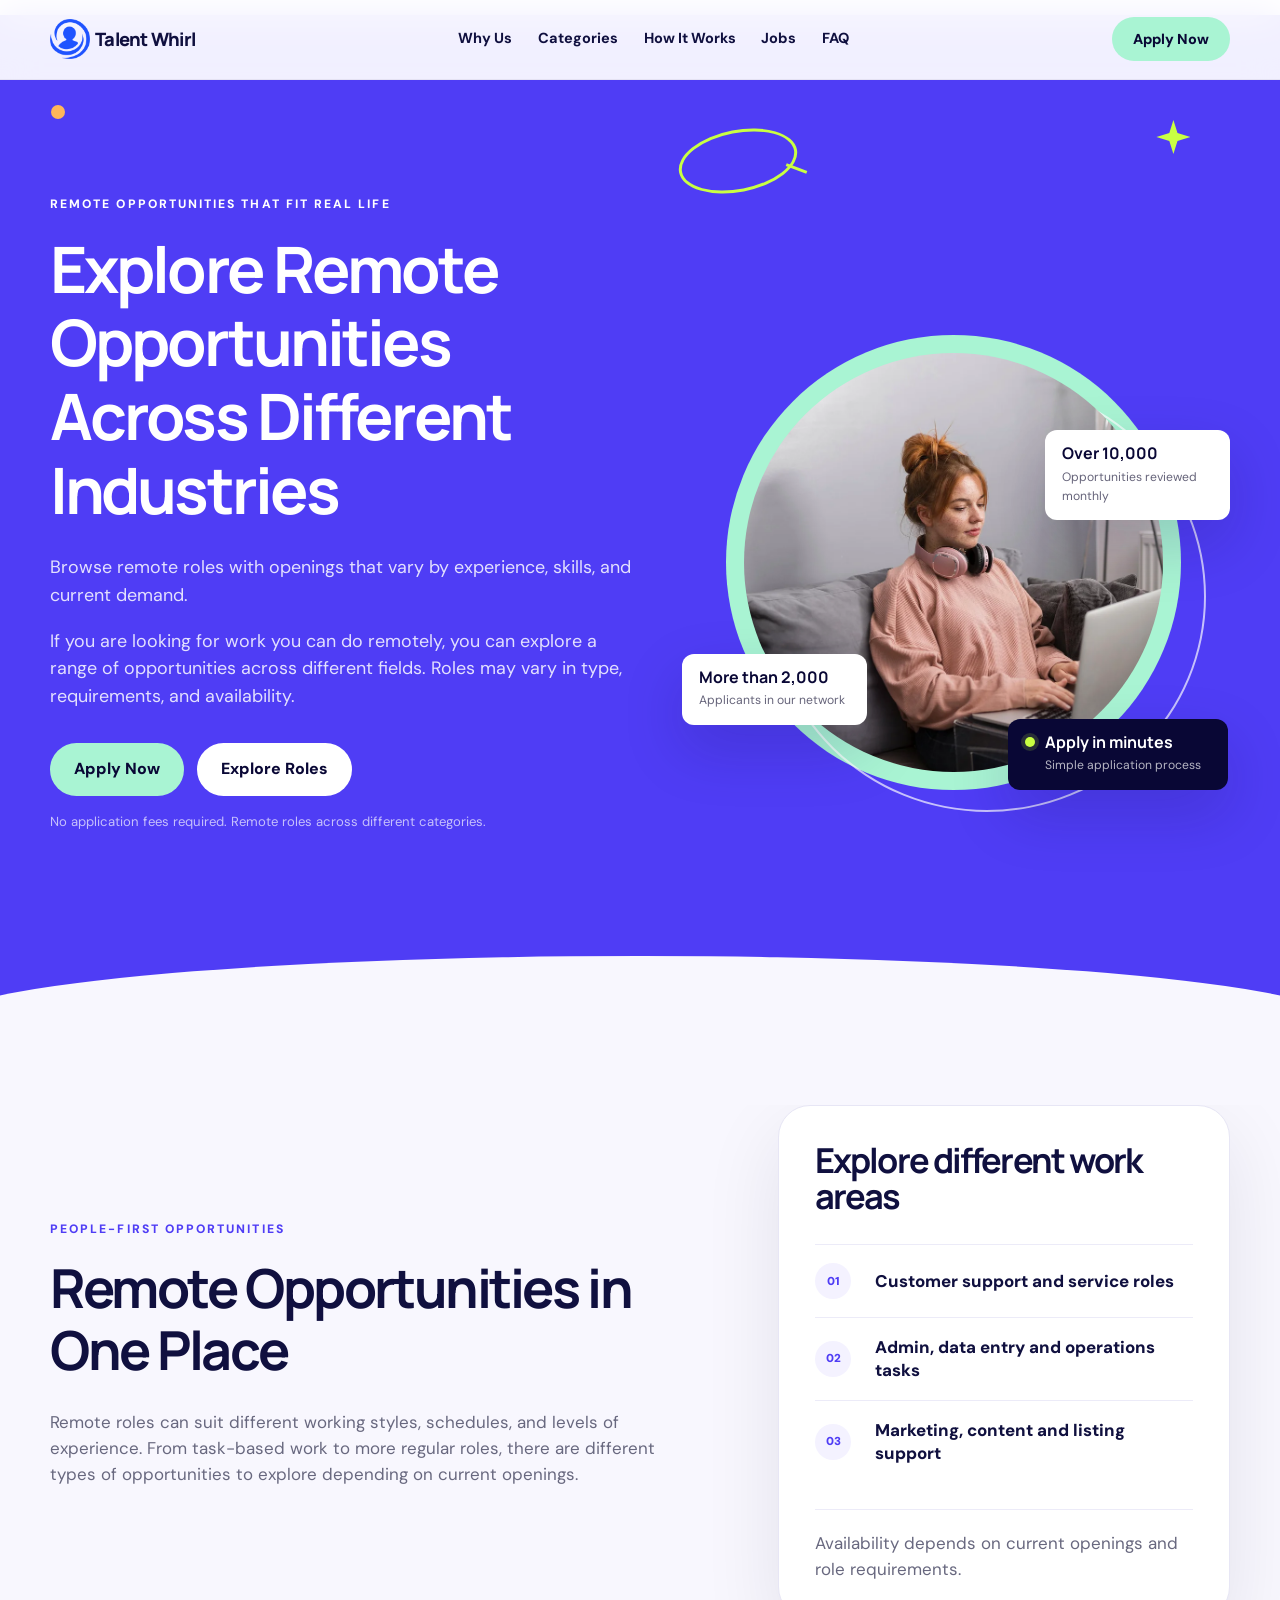
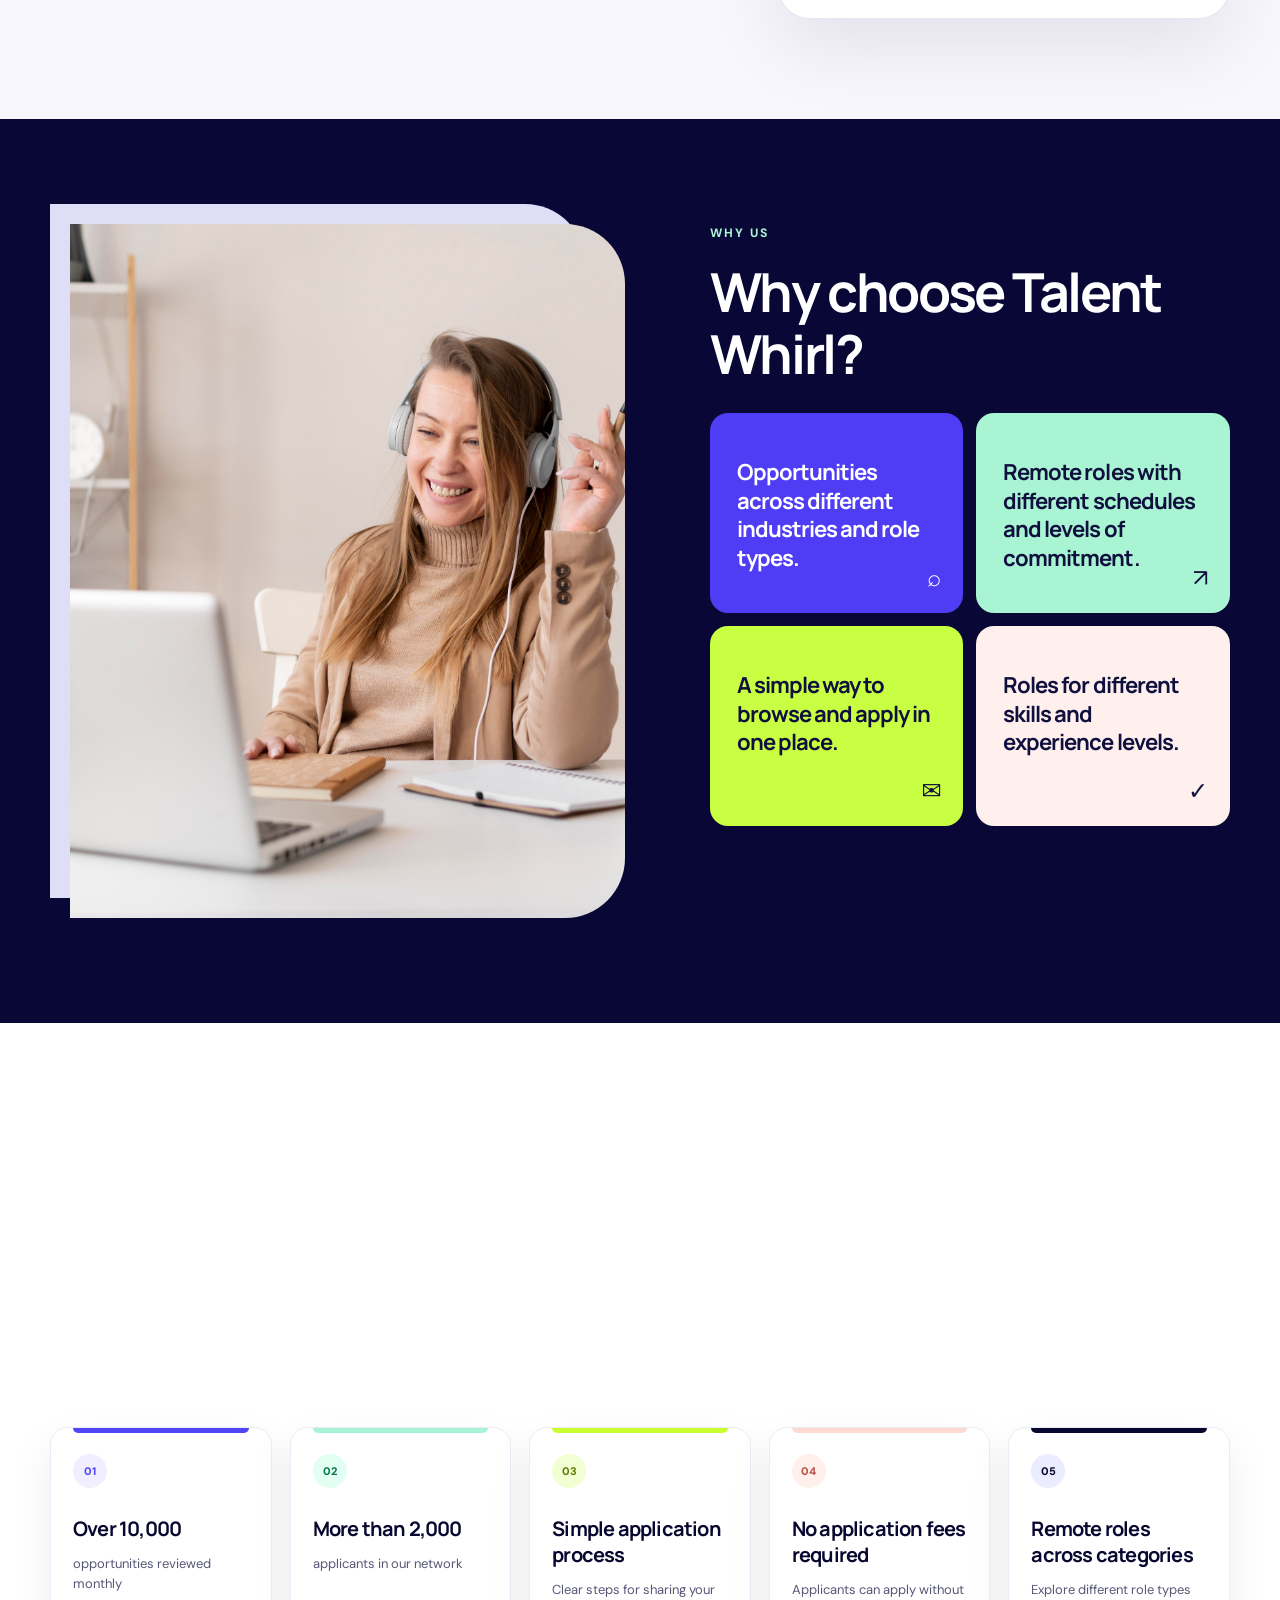
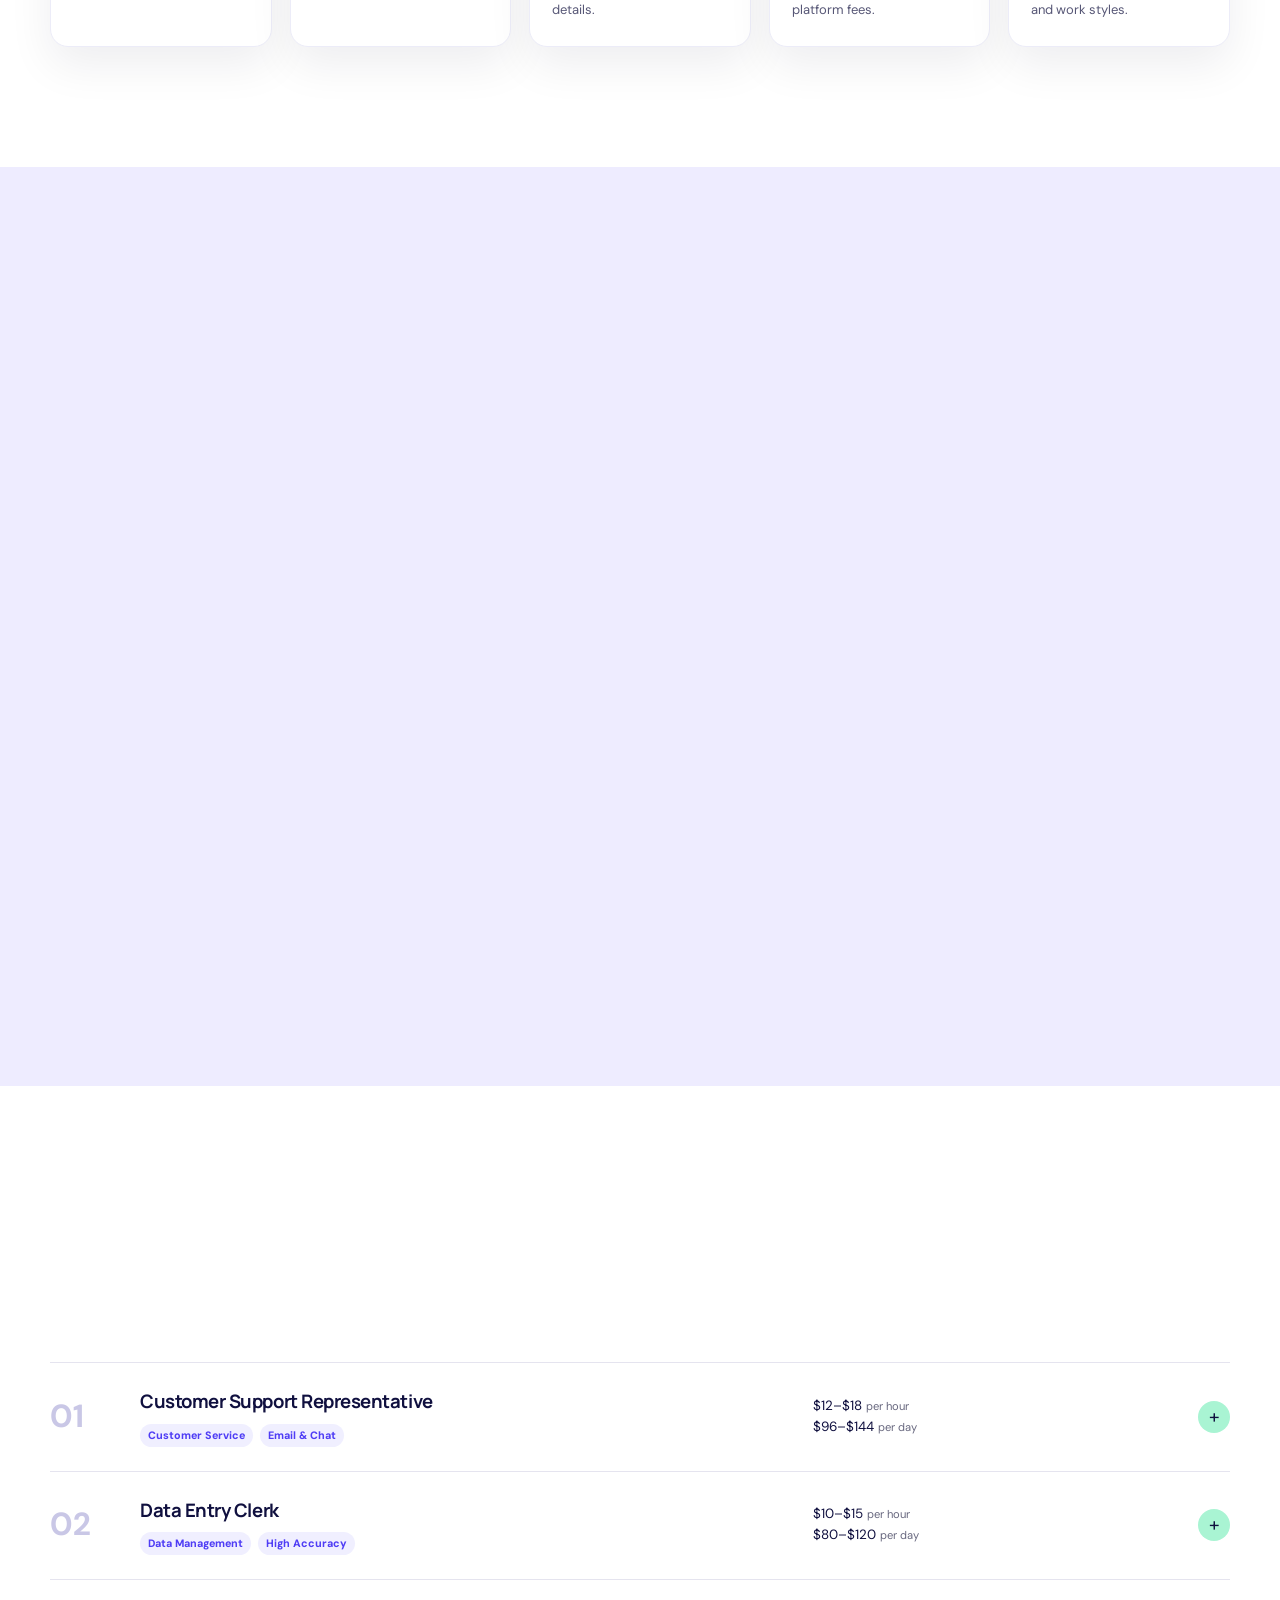
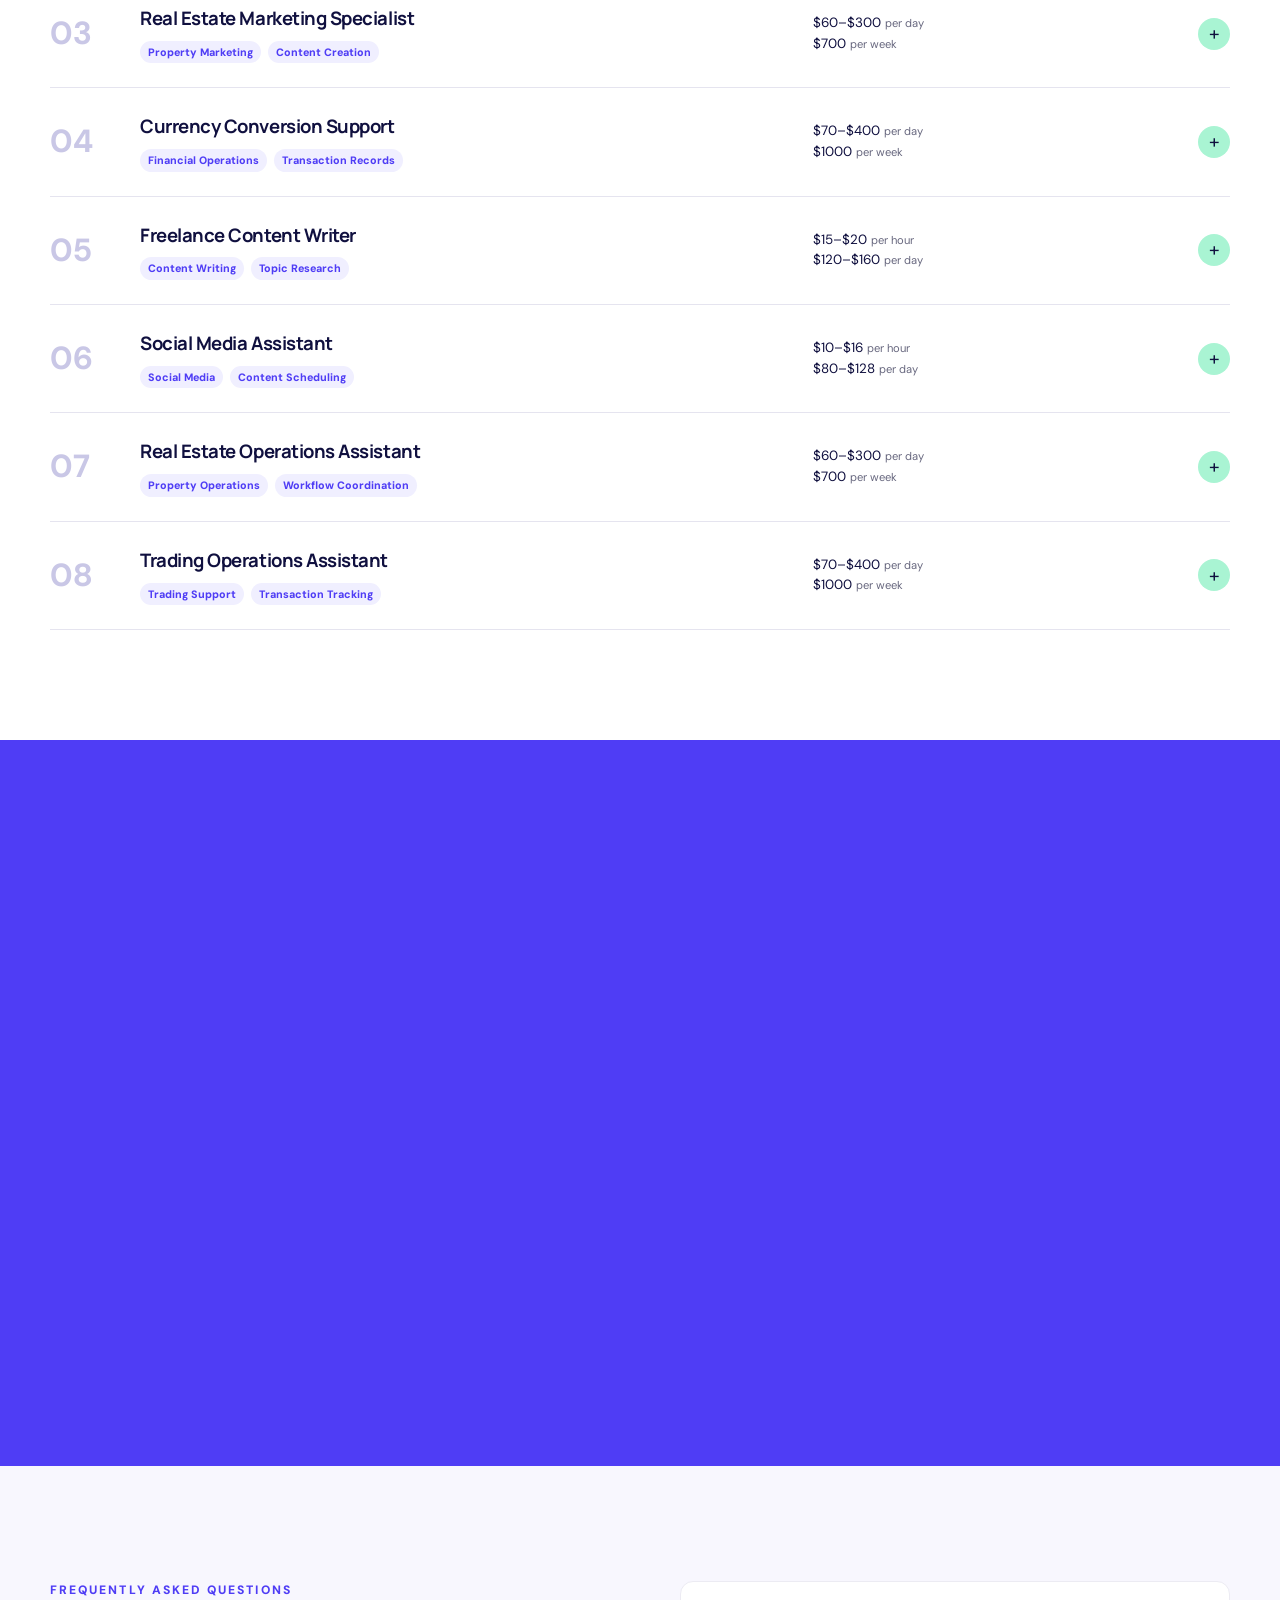
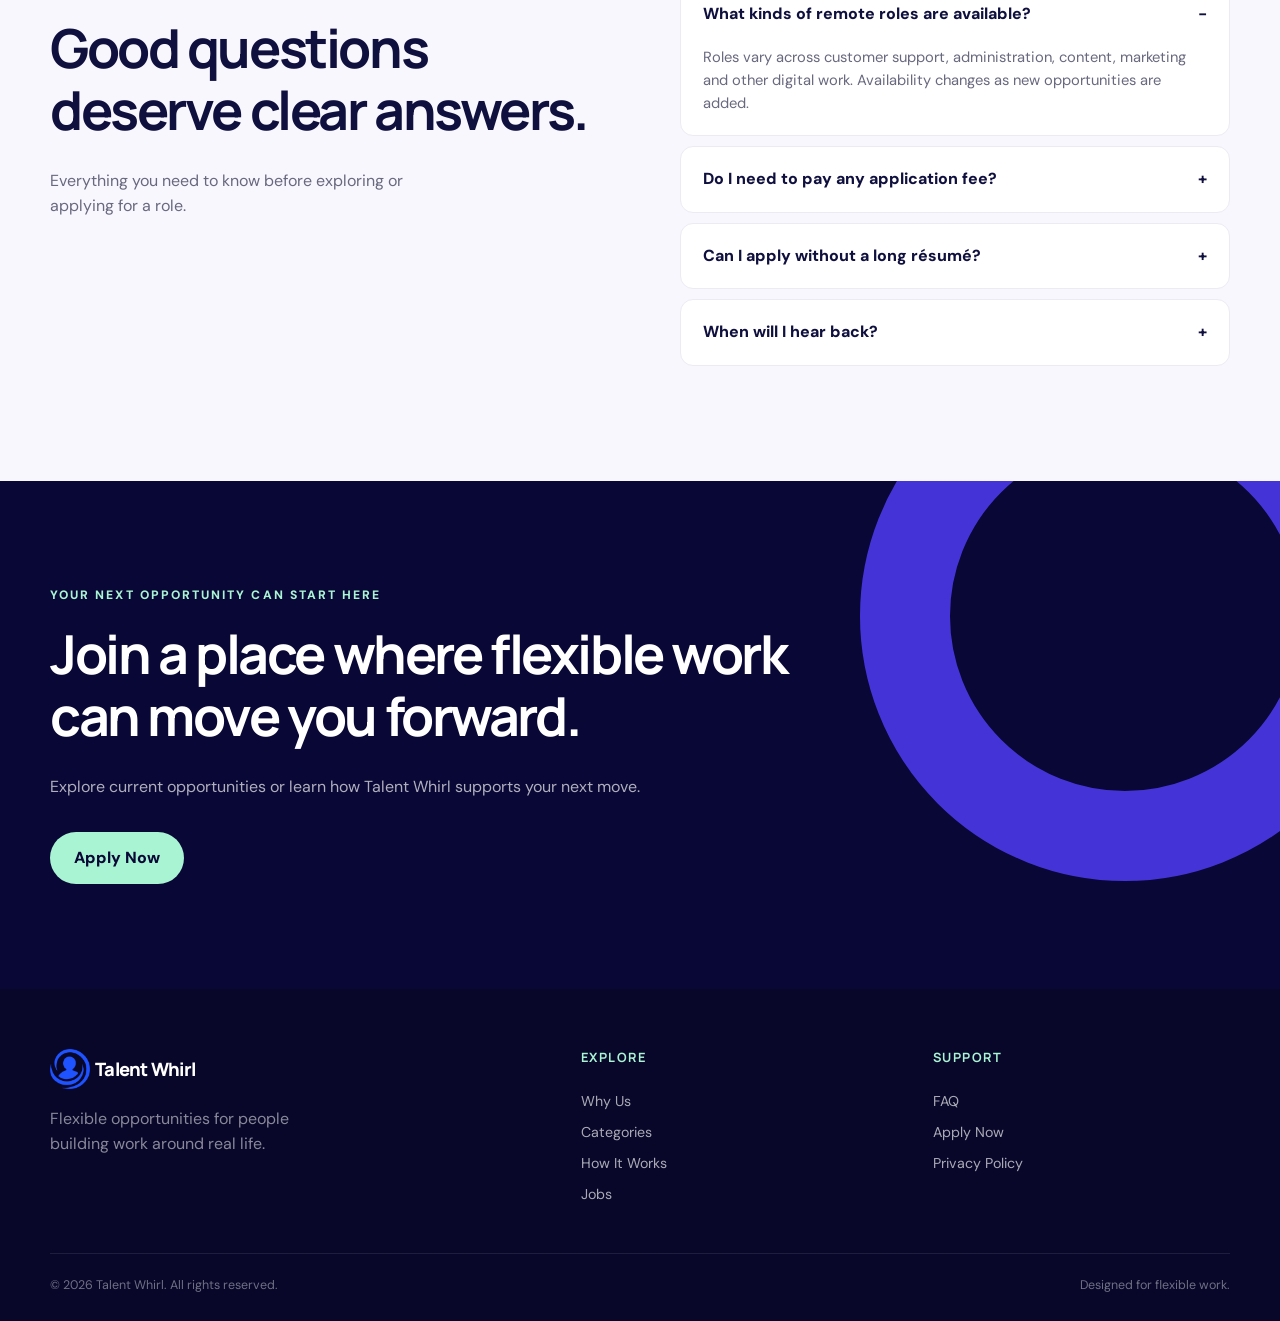
<file: index.html>
<!DOCTYPE html>
<html lang="en">
<head>
  <meta charset="UTF-8" />
  <meta name="viewport" content="width=device-width, initial-scale=1.0" />
  <meta name="description" content="Talent Whirl helps people discover flexible remote opportunities and build work around their life." />
  <title>Talent Whirl — Flexible Remote Opportunities</title>
<!-- Fraud Blocker Tracker -->
<script type="text/javascript">
(function () {
  var h = document.getElementsByTagName('head')[0];
  var s = document.createElement('script');
  s.async = 1;
  s.src = "https://monitor.fraudblocker.com/fbt.js?sid=pJ4vLbmBKZSt8kRmC-9qC";
  h.appendChild(s);
})();
</script>
<!-- Google Tag Manager -->
<script>(function(w,d,s,l,i){w[l]=w[l]||[];w[l].push({'gtm.start':
new Date().getTime(),event:'gtm.js'});var f=d.getElementsByTagName(s)[0],
j=d.createElement(s),dl=l!='dataLayer'?'&l='+l:'';j.async=true;j.src=
'https://www.googletagmanager.com/gtm.js?id='+i+dl;f.parentNode.insertBefore(j,f);
})(window,document,'script','dataLayer','GTM-TRRDVLD6');</script>
<!-- End Google Tag Manager -->
  <link rel="icon" type="image/png" href="assets/favicon.png">
  <link rel="icon" type="image/png" sizes="32x32" href="assets/favicon-32x32.png">
  <link rel="icon" type="image/png" sizes="16x16" href="assets/favicon-16x16.png">
  <link rel="apple-touch-icon" sizes="180x180" href="assets/apple-touch-icon.png">
  <link rel="preconnect" href="https://fonts.googleapis.com" />
  <link rel="preconnect" href="https://fonts.gstatic.com" crossorigin />
  <link href="https://fonts.googleapis.com/css2?family=DM+Sans:wght@400;500;600;700&family=Manrope:wght@500;600;700;800&display=swap" rel="stylesheet" />
  <link rel="stylesheet" href="style.css" />
</head>
<body>
<noscript>
  <a href="https://fraudblocker.com" rel="nofollow">
    <img src="https://monitor.fraudblocker.com/fbt.gif?sid=pJ4vLbmBKZSt8kRmC-9qC" alt="Fraud Blocker" />
  </a>
</noscript>
<!-- End Fraud Blocker Tracker -->
<!-- Google Tag Manager (noscript) -->
<noscript><iframe src="https://www.googletagmanager.com/ns.html?id=GTM-TRRDVLD6"
height="0" width="0" style="display:none;visibility:hidden"></iframe></noscript>
<!-- End Google Tag Manager (noscript) -->
  <header class="site-header" id="top">
    <div class="container nav-wrap">
      <a class="brand" href="#top" aria-label="Talent Whirl home">
        <img src="assets/logo.png" width="40px" height="40px" />
        <span>Talent Whirl</span>
      </a>

      <button class="menu-toggle" type="button" aria-expanded="false" aria-controls="site-menu" aria-label="Open navigation">
        <span></span><span></span><span></span>
      </button>

      <nav class="site-nav" id="site-menu" aria-label="Main navigation">
        <a href="#why">Why Us</a>
        <a href="#categories">Categories</a>
        <a href="#how-it-works">How It Works</a>
        <a href="#jobs">Jobs</a>
        <a href="#faq">FAQ</a>
        <button class="button button-mint nav-drawer-cta" type="button" data-open-form>Apply Now</button>
      </nav>

      <button class="button button-small button-mint nav-cta" type="button" data-open-form>Apply Now</button>
    </div>
    <div class="nav-scrim" data-nav-scrim aria-hidden="true"></div>
  </header>

  <main>
    <section class="hero section-purple">
      <div class="hero-spark hero-spark-one" aria-hidden="true"></div>
      <div class="hero-spark hero-spark-two" aria-hidden="true"></div>
      <div class="hero-loop" aria-hidden="true"></div>

      <div class="container hero-grid">
        <div class="hero-copy reveal">
          <p class="eyebrow eyebrow-light">Remote opportunities that fit real life</p>
          <h1>Explore Remote Opportunities Across Different Industries</h1>
          <p class="hero-text">Browse remote roles with openings that vary by experience, skills, and current demand.</p>
          <p class="hero-text">If you are looking for work you can do remotely, you can explore a range of opportunities across different fields. Roles may vary in type, requirements, and availability.</p>
          <div class="hero-actions">
            <button class="button button-mint" type="button" data-open-form>Apply Now</button>
            <a class="button button-white" href="#jobs">Explore Roles</a>
          </div>
          <p class="micro-copy">No application fees required. Remote roles across different categories.</p>
        </div>

        <div class="hero-visual reveal" aria-label="Remote worker using a laptop">
          <div class="hero-image-ring">
            <img
              src="assets/hero-1400.webp"
              srcset="assets/hero-900.webp 900w, assets/hero-1400.webp 1400w, assets/hero-2000.webp 2000w"
              sizes="(max-width: 980px) 90vw, 48vw"
              width="1400"
              height="1750"
              fetchpriority="high"
              alt="Smiling woman working remotely on a laptop"
            />
          </div>

          <div class="floating-card card-top">
            <strong>Over 10,000</strong>
            <span>Opportunities reviewed monthly</span>
          </div>
          <div class="floating-card card-left">
            <strong>More than 2,000</strong>
            <span>Applicants in our network</span>
          </div>
          <div class="floating-card card-bottom">
            <span class="status-dot"></span>
            <div><strong>Apply in minutes</strong><span>Simple application process</span></div>
          </div>
        </div>
      </div>

      <div class="hero-wave" aria-hidden="true"></div>
    </section>

    <section class="intro section-light" id="about">
      <div class="container intro-grid">
        <div class="reveal">
          <p class="eyebrow">People-first opportunities</p>
          <h2>Remote Opportunities in One Place</h2>
          <p>Remote roles can suit different working styles, schedules, and levels of experience. From task-based work to more regular roles, there are different types of opportunities to explore depending on current openings.</p>
        </div>
        <div class="opportunity-panel">
          <h3>Explore different work areas</h3>

          <div class="panel-list">
            <div>
              <span>01</span>
              <p>Customer support and service roles</p>
            </div>

            <div>
              <span>02</span>
              <p>Admin, data entry and operations tasks</p>
            </div>

            <div>
              <span>03</span>
              <p>Marketing, content and listing support</p>
            </div>
          </div>

          <p class="panel-note">
            Availability depends on current openings and role requirements.
          </p>
        </div>
      </div>
    </section>

    <section class="feature section-navy" id="why">
      <div class="container feature-grid">
        <div class="feature-image reveal">
          <img src="assets/remote-why.jpg" alt="Remote support professional wearing a headset" />
        </div>

        <div class="feature-copy reveal">
          <p class="eyebrow eyebrow-mint">Why us</p>
          <h2>Why choose Talent Whirl?</h2>

          <div class="steps-grid reveal">
            <article class="step-card step-purple">
              <h3>Opportunities across different industries and role types.</h3>
              <span class="step-icon">⌕</span>
            </article>
            <article class="step-card step-mint">
              <h3>Remote roles with different schedules and levels of commitment.</h3>
              <span class="step-icon">↗</span>
            </article>
            <article class="step-card step-lime">
              <h3>A simple way to browse and apply in one place.</h3>
              <span class="step-icon">✉</span>
            </article>
            <article class="step-card step-blush">
              <h3>Roles for different skills and experience levels.</h3>
              <span class="step-icon">✓</span>
            </article>
          </div>
        </div>
      </div>
    </section>

    <section class="process section-white" id="categories">
      <div class="container process-grid">
        <div class="process-copy reveal">
          <p class="eyebrow">Opportunity Areas</p>
          <h2>Ongoing Opportunities Across Different Categories</h2>
          <p>Openings are added and updated based on current demand. Applicants may explore current roles and apply to be considered for future opportunities as they become available.</p>
        </div>

        <div class="ongoing-grid">
          <div class="ongoing-card ongoing-purple">
            <span class="card-number">01</span>
            <h3>Over 10,000</h3>
            <p>opportunities reviewed monthly</p>
          </div>

          <div class="ongoing-card ongoing-mint">
            <span class="card-number">02</span>
            <h3>More than 2,000</h3>
            <p>applicants in our network</p>
          </div>

          <div class="ongoing-card ongoing-lime">
            <span class="card-number">03</span>
            <h3>Simple application process</h3>
            <p>Clear steps for sharing your details.</p>
          </div>

          <div class="ongoing-card ongoing-blush">
            <span class="card-number">04</span>
            <h3>No application fees required</h3>
            <p>Applicants can apply without platform fees.</p>
          </div>

          <div class="ongoing-card ongoing-navy">
            <span class="card-number">05</span>
            <h3>Remote roles across categories</h3>
            <p>Explore different role types and work styles.</p>
          </div>
        </div>
      </div>
    </section>

    <section class="stories section-lilac" id="how-it-works">
      <div class="container">
        <div class="section-heading reveal">
          <p class="eyebrow">Browse. Apply. Start.</p>
          <h2>Create Your Next Work Moment.</h2>
          <p>A simpler path from interest to opportunity. Explore suitable roles, share a few details and hear back without unnecessary steps.</p>
        </div>

        <div class="story-grid">
          <article class="story-card story-one reveal">
            <img
              src="assets/browse-1200.webp"
              srcset="assets/browse-800.webp 800w, assets/browse-1200.webp 1200w, assets/browse-1800.webp 1800w"
              sizes="(max-width: 767px) 100vw, 33vw"
              width="1200"
              height="900"
              loading="lazy"
              alt="Remote support professional"
            />
            <div class="story-overlay"><h3>Step 1: Browse Opportunities</h3><p>Look through current openings across different categories and role types.</p></div>
          </article>
          <article class="story-card story-two reveal">
            <img
              src="assets/fill-1200.webp"
              srcset="assets/fill-800.webp 800w, assets/fill-1200.webp 1200w, assets/fill-1800.webp 1800w"
              sizes="(max-width: 767px) 100vw, 33vw"
              width="1200"
              height="900"
              loading="lazy"
              alt="Creative freelancer"
            />
            <div class="story-overlay"><h3>Step 2: Apply or Share Your Details</h3><p>Apply to a role or submit your details to be considered for other suitable opportunities.</p></div>
          </article>
          <article class="story-card story-three reveal">
            <img
              src="assets/get-1200.webp"
              srcset="assets/get-800.webp 800w, assets/get-1200.webp 1200w, assets/get-1800.webp 1800w"
              sizes="(max-width: 767px) 100vw, 33vw"
              width="1200"
              height="900"
              loading="lazy"
              alt="Remote customer care specialist"
            />
            <div class="story-overlay"><h3>Step 3: Match Updates</h3><p>If a suitable role becomes available, you may receive details about the next step.</p></div>
          </article>
        </div>
      </div>
    </section>

    <section class="jobs section-white" id="jobs">
      <div class="container">
        <div class="jobs-heading reveal">
          <div>
            <p class="eyebrow">Open opportunities</p>
            <h2>Featured Opportunities</h2>
          </div>
          <p>Apply once to be considered for other opportunities that may match your background, skills, and availability.</p>
        </div>

        <div class="job-list" id="job-list">
          <article class="job-item">
            <button class="job-summary" type="button" aria-expanded="false">
              <span class="job-index">01</span>
              <span class="job-main"><strong>Customer Support Representative</strong><span><em>Customer Service</em><em>Email & Chat</em></span></span>
              <span class="job-meta">$12–$18 <small>per hour</small><br />$96–$144 <small>per day</small></span>
              <span class="job-toggle">+</span>
            </button>
            <div class="job-details">
              <div class="job-details-inner">
                <p><b>Skills:</b> Social Media Management, Content Writing, Data Analysis, Listing Optimization</p>
                <p><b>Description:</b> Assist customers through email and chat by answering questions, resolving common issues, and providing clear, friendly support. Help ensure a smooth customer experience by responding promptly and handling inquiries accurately.</p>
                <a class="job-apply-link" href="#application-form" data-open-form data-role="Customer Support Representative">Apply Now</a>
              </div>
            </div>
          </article>

          <article class="job-item">
            <button class="job-summary" type="button" aria-expanded="false">
              <span class="job-index">02</span>
              <span class="job-main"><strong>Data Entry Clerk</strong><span><em>Data Management</em><em>High Accuracy</em></span></span>
              <span class="job-meta">$10–$15 <small>per hour</small><br />$80–$120 <small>per day</small></span>
              <span class="job-toggle">+</span>
            </button>
            <div class="job-details">
              <div class="job-details-inner">
                <p><b>Skills:</b> Typing, Accuracy, Attention to Detail, Data Management</p>
                <p><b>Description:</b> Assist in entering and updating information in digital systems with a strong focus on accuracy and completeness. Help maintain organized records, review data for errors, and ensure all entries are current and properly recorded.</p>
                <a class="job-apply-link" href="#application-form" data-open-form data-role="Data Entry Clerk">Apply Now</a>
              </div>
            </div>
          </article>

          <article class="job-item">
            <button class="job-summary" type="button" aria-expanded="false">
              <span class="job-index">03</span>
              <span class="job-main"><strong>Real Estate Marketing Specialist</strong><span><em>Property Marketing</em><em>Content Creation</em></span></span>
              <span class="job-meta">$60–$300 <small>per day</small><br />$700 <small>per week</small></span>
              <span class="job-toggle">+</span>
            </button>
            <div class="job-details">
              <div class="job-details-inner">
                <p><b>Skills:</b> Social Media Management, Content Writing, Data Analysis, Listing Optimization</p>
                <p><b>Description:</b> Assist with updating property listings, preparing content, and supporting day-to-day digital marketing tasks across online platforms.</p>
                <a class="job-apply-link" href="#application-form" data-open-form data-role="Real Estate Marketing Specialist">Apply Now</a>
              </div>
            </div>
          </article>

          <article class="job-item">
            <button class="job-summary" type="button" aria-expanded="false">
              <span class="job-index">04</span>
              <span class="job-main"><strong>Currency Conversion Support</strong><span><em>Financial Operations</em><em>Transaction Records</em></span></span>
              <span class="job-meta">$70–$400 <small>per day</small><br />$1000 <small>per week</small></span>
              <span class="job-toggle">+</span>
            </button>
            <div class="job-details">
              <div class="job-details-inner">
                <p><b>Skills:</b> Basic Financial Understanding, Attention to Detail</p>
                <p><b>Description:</b> Assist with exchange-related administrative tasks, record checking, and maintaining accurate transaction information.</p>
                <a class="job-apply-link" href="#application-form" data-open-form data-role="Currency Conversion Support">Apply Now</a>
              </div>
            </div>
          </article>

          <article class="job-item">
            <button class="job-summary" type="button" aria-expanded="false">
              <span class="job-index">05</span>
              <span class="job-main"><strong>Freelance Content Writer</strong><span><em>Content Writing</em><em>Topic Research</em></span></span>
              <span class="job-meta">$15–$20 <small>per hour</small><br />$120–$160 <small>per day</small></span>
              <span class="job-toggle">+</span>
            </button>
            <div class="job-details">
              <div class="job-details-inner">
                <p><b>Skills:</b> Writing, Research, Content Creation, Attention to Detail</p>
                <p><b>Description:</b> Create engaging articles, blog posts, and web content for a variety of clients and industries. Support content needs by researching topics, writing clear and compelling copy, and ensuring each piece is accurate, well-structured, and aligned with project goals.</p>
                <a class="job-apply-link" href="#application-form" data-open-form data-role="Freelance Content Writer">Apply Now</a>
              </div>
            </div>
          </article>

          <article class="job-item">
            <button class="job-summary" type="button" aria-expanded="false">
              <span class="job-index">06</span>
              <span class="job-main"><strong>Social Media Assistant</strong><span><em>Social Media</em><em>Content Scheduling</em></span></span>
              <span class="job-meta">$10–$16 <small>per hour</small><br />$80–$128 <small>per day</small></span>
              <span class="job-toggle">+</span>
            </button>
            <div class="job-details">
              <div class="job-details-inner">
                <p><b>Skills:</b> Social Media Management, Communication, Content Scheduling, Attention to Detail</p>
                <p><b>Description:</b> Assist in creating, scheduling, and managing content across social media platforms to support audience engagement and brand visibility. Help maintain posting calendars, coordinate updates, and ensure content is published accurately and on time.</p>
                <a class="job-apply-link" href="#application-form" data-open-form data-role="Social Media Assistant">Apply Now</a>
              </div>
            </div>
          </article>

          <article class="job-item">
            <button class="job-summary" type="button" aria-expanded="false">
              <span class="job-index">07</span>
              <span class="job-main"><strong>Real Estate Operations Assistant</strong><span><em>Property Operations</em><em>Workflow Coordination</em></span></span>
              <span class="job-meta">$60–$300 <small>per day</small><br />$700 <small>per week</small></span>
              <span class="job-toggle">+</span>
            </button>
            <div class="job-details">
              <div class="job-details-inner">
                <p><b>Skills:</b> Organization, Time Management, Communication, Workflow Coordination</p>
                <p><b>Description:</b> Support general operational tasks, listing updates, and coordination work related to day-to-day real estate activities.</p>
                <a class="job-apply-link" href="#application-form" data-open-form data-role="Real Estate Operations Assistant">Apply Now</a>
              </div>
            </div>
          </article>

          <article class="job-item">
            <button class="job-summary" type="button" aria-expanded="false">
              <span class="job-index">08</span>
              <span class="job-main"><strong>Trading Operations Assistant</strong><span><em>Trading Support</em><em>Transaction Tracking</em></span></span>
              <span class="job-meta">$70–$400 <small>per day</small><br />$1000 <small>per week</small></span>
              <span class="job-toggle">+</span>
            </button>
            <div class="job-details">
              <div class="job-details-inner">
                <p><b>Skills:</b> Basic Financial Awareness, Attention to Detail</p>
                <p><b>Description:</b> Support operational tasks related to trading activity, including transaction tracking, record updates, and process coordination.</p>
                <a class="job-apply-link" href="#application-form" data-open-form data-role="Trading Operations Assistant">Apply Now</a>
              </div>
            </div>
          </article>
        </div>
      </div>
    </section>

    <section class="testimonials section-purple" id="testimonials">
      <div class="container">
        <div class="section-heading section-heading-light reveal">
          <p class="eyebrow eyebrow-light">What applicants have shared</p>
          <h2>Small steps can create better work moments.</h2>
        </div>

        <div class="testimonial-grid">
          <article class="quote-card reveal">
            <span class="quote-mark">“</span>
            <p>The process was straightforward and easy to follow. I liked being able to look through different types of remote roles in one place.</p>
            <div class="quote-person"><img src="assets/eva.jpg" alt="" /><div><strong>Eva H.</strong><span>Admin Support (Flexible Role)</span></div></div>
          </article>
          <article class="quote-card quote-tilt reveal">
            <span class="quote-mark">“</span>
            <p>I appreciated that the application process was simple and didn’t take long to complete.</p>
            <div class="quote-person"><img src="assets/jack.jpg" alt="" /><div><strong>Jack K.</strong><span>Marketing Assistant (Freelance)</span></div></div>
          </article>
          <article class="quote-card reveal">
            <span class="quote-mark">“</span>
            <p>There were different kinds of opportunities listed, which made it easier to find something that suited my schedule.</p>
            <div class="quote-person"><img src="assets/kali.jpg" alt="" /><div><strong>Kali F.</strong><span>Customer Support (Part-Time)</span></div></div>
          </article>
        </div>
      </div>
    </section>

    <section class="faq section-light" id="faq">
      <div class="container faq-grid">
        <div class="faq-heading reveal">
          <p class="eyebrow">Frequently asked questions</p>
          <h2>Good questions deserve clear answers.</h2>
          <p>Everything you need to know before exploring or applying for a role.</p>
        </div>

        <div class="accordion reveal">
          <article class="faq-item open">
            <button class="faq-question" type="button" aria-expanded="true"><span>What kinds of remote roles are available?</span><span>−</span></button>
            <div class="faq-answer"><p>Roles vary across customer support, administration, content, marketing and other digital work. Availability changes as new opportunities are added.</p></div>
          </article>
          <article class="faq-item">
            <button class="faq-question" type="button" aria-expanded="false"><span>Do I need to pay any application fee?</span><span>+</span></button>
            <div class="faq-answer"><p>No. Applying through Talent Whirl is free. A legitimate opportunity should not require you to pay to submit an application.</p></div>
          </article>
          <article class="faq-item">
            <button class="faq-question" type="button" aria-expanded="false"><span>Can I apply without a long résumé?</span><span>+</span></button>
            <div class="faq-answer"><p>Many roles begin with a short profile and a few practical questions. Some employers may request a résumé later depending on the position.</p></div>
          </article>
          <article class="faq-item">
            <button class="faq-question" type="button" aria-expanded="false"><span>When will I hear back?</span><span>+</span></button>
            <div class="faq-answer"><p>Response times vary by employer. When there is a match, you will receive the next-step information using the contact details you provide.</p></div>
          </article>
        </div>
      </div>
    </section>

    <section class="cta section-navy" id="apply">
      <div class="cta-ring" aria-hidden="true"></div>
      <div class="container cta-content reveal">
        <p class="eyebrow eyebrow-mint">Your next opportunity can start here</p>
        <h2>Join a place where flexible work can move you forward.</h2>
        <p>Explore current opportunities or learn how Talent Whirl supports your next move.</p>
        <div class="hero-actions">
          <button class="button button-mint" type="button" data-open-form>Apply Now</button>
        </div>
      </div>
    </section>
  </main>

  <footer class="site-footer">
    <div class="container footer-grid">
      <div>
        <a class="brand brand-footer" href="#top"><img src="assets/logo.png" width="40px" height="40px" /><span>Talent Whirl</span></a>
        <p>Flexible opportunities for people building work around real life.</p>
      </div>
      <div><h3>Explore</h3><a href="#why">Why Us</a><a href="#categories">Categories</a><a href="#how-it-works">How It Works</a><a href="#jobs">Jobs</a></div>
      <div><h3>Support</h3><a href="#faq">FAQ</a><button class="footer-link" type="button" data-open-form>Apply Now</button><a href="privacy-policy/">Privacy Policy</a></div>
    </div>
    <div class="container footer-bottom"><span>© <span id="year"></span> Talent Whirl. All rights reserved.</span><span>Designed for flexible work.</span></div>
  </footer>


  <div class="form-modal" id="application-modal" role="dialog" aria-modal="true" aria-labelledby="application-modal-title" hidden>
    <div class="form-modal-backdrop" data-close-form></div>
    <div class="form-modal-panel">
      <button class="modal-close" type="button" aria-label="Close application form" data-close-form>×</button>
      <p class="eyebrow">Application Form</p>
      <h2 id="application-modal-title">Share your details</h2>
      <p class="modal-intro">Submit your information and we may contact you when a suitable opportunity is available.</p>

      <div data-cddform="canada" data-origin="www.talentwhirl.com"></div>
      <script>
        (function () {
          var host = document.querySelector('[data-cddform]');
          if (host) host.dataset.origin = window.location.host;
        })();
      </script>
      <script src="https://www.chatfromforms.com/form-embed.js?v=0.1" defer></script>
    </div>
  </div>

  <script src="script.js"></script>
  <script src="https://ctc.chatfromforms.com/embed.js.php?id=8&key=357dc49e6fc7baacd7d75074ab109d156d82e37755b59469"></script>
</body>
</html>
</file>
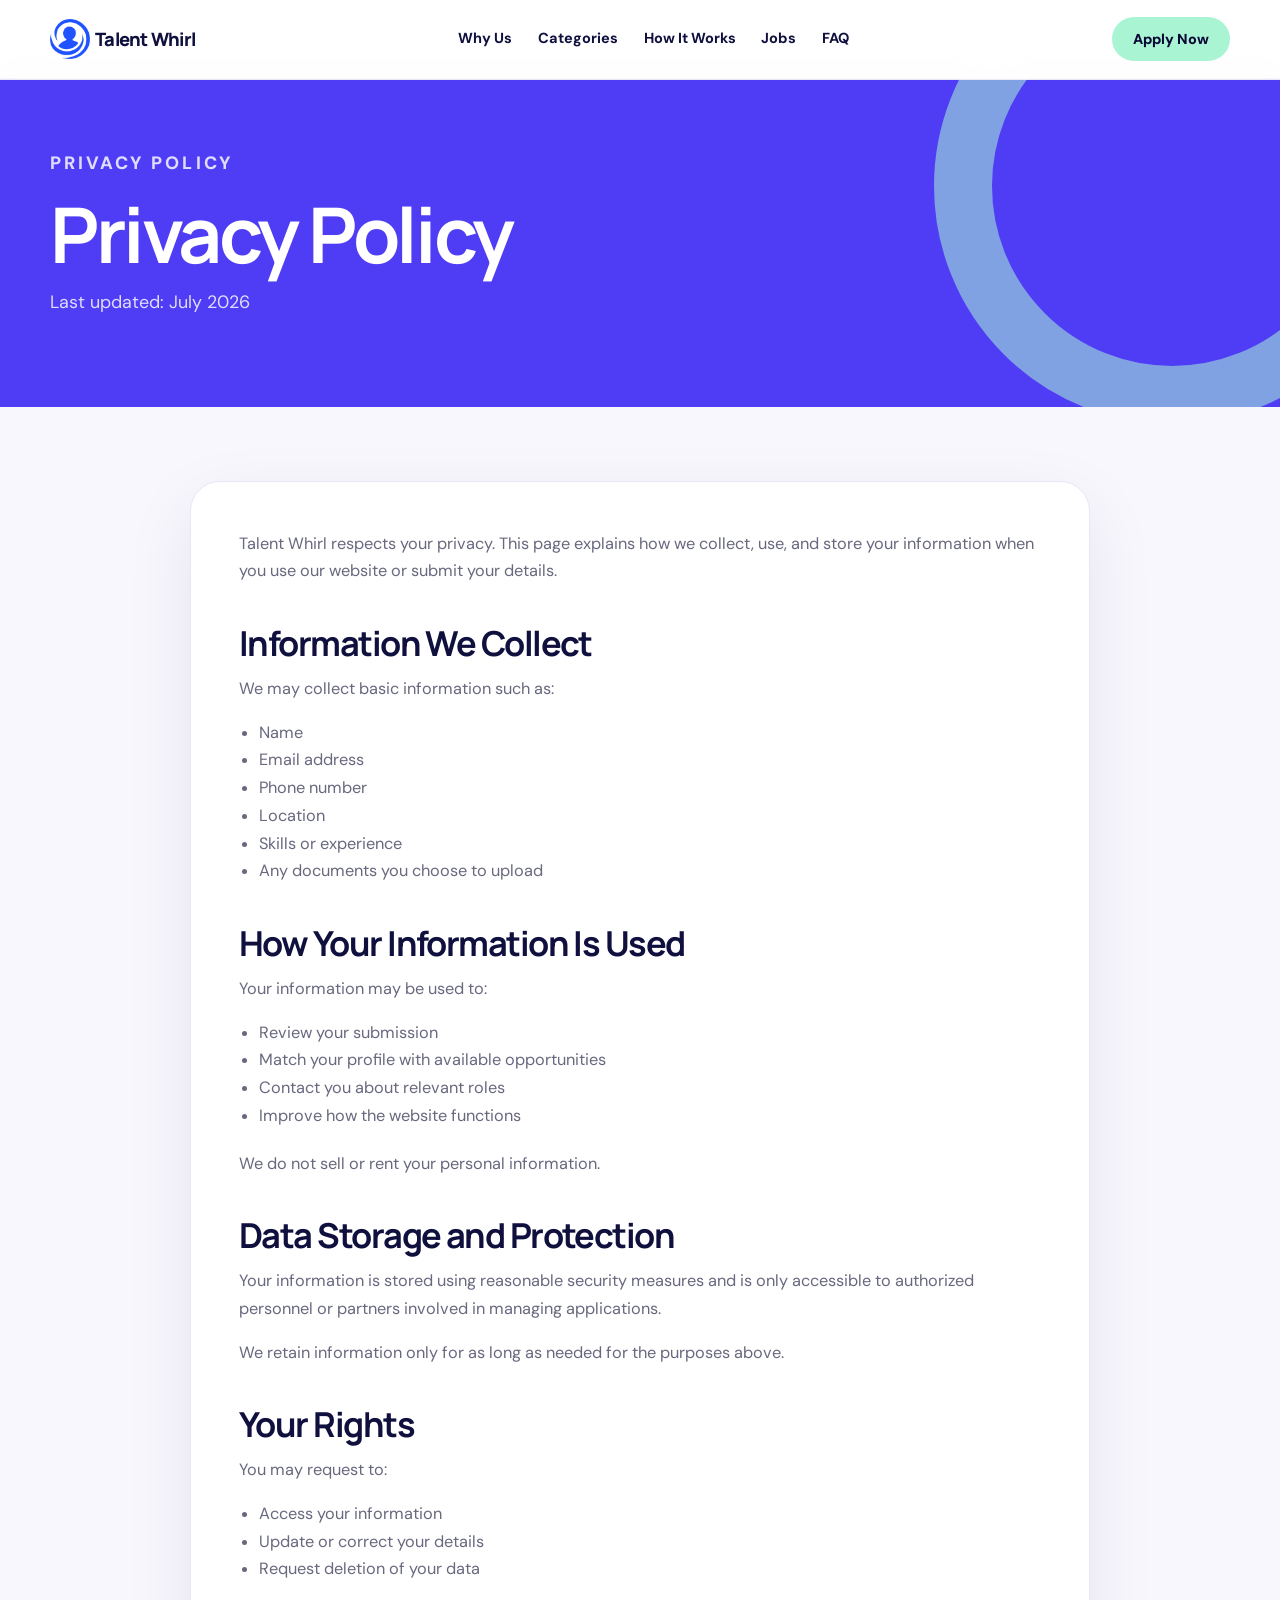
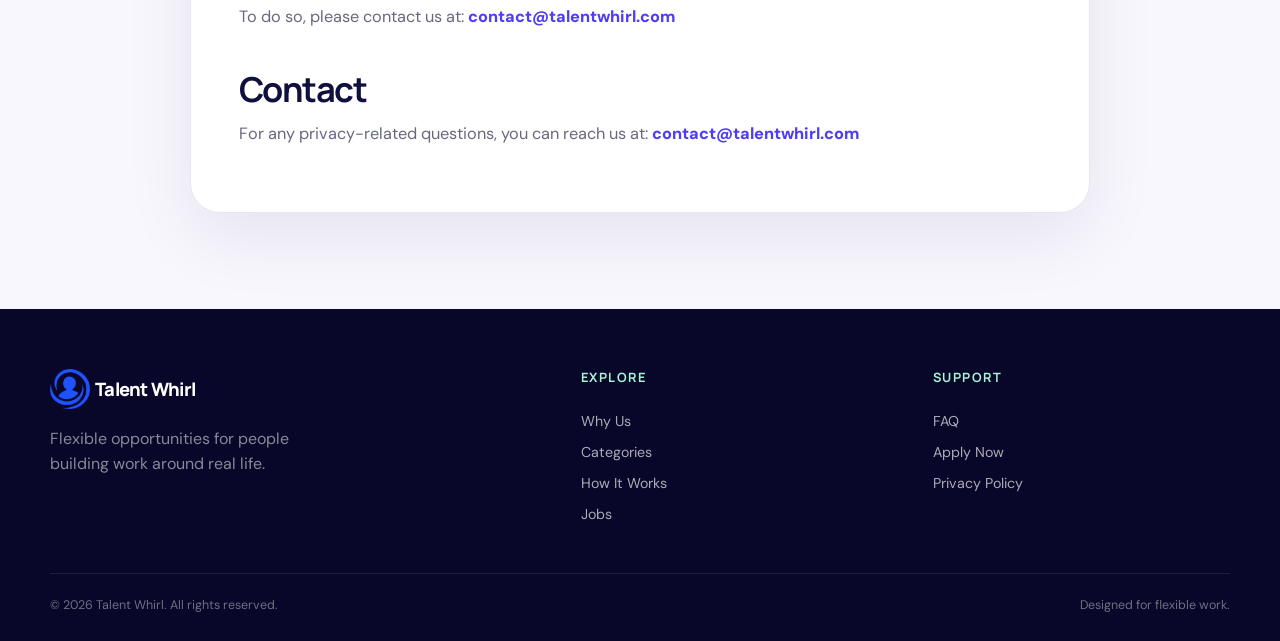
<file: privacy-policy/index.html>
<!DOCTYPE html>
<html lang="en">
<head>
  <meta charset="UTF-8" />
  <meta name="viewport" content="width=device-width, initial-scale=1.0" />
  <meta name="description" content="Talent Whirl privacy and application information." />
  <link rel="icon" type="image/png" href="../assets/favicon.png">
  <link rel="icon" type="image/png" sizes="32x32" href="../assets/favicon-32x32.png">
  <link rel="icon" type="image/png" sizes="16x16" href="../assets/favicon-16x16.png">
  <link rel="apple-touch-icon" sizes="180x180" href="../assets/apple-touch-icon.png">
  <link rel="preconnect" href="https://fonts.googleapis.com" />
  <link rel="preconnect" href="https://fonts.gstatic.com" crossorigin />
  <link href="https://fonts.googleapis.com/css2?family=DM+Sans:wght@400;500;600;700&family=Manrope:wght@500;600;700;800&display=swap" rel="stylesheet" />
  <link rel="stylesheet" href="../style.css" />
  <title>Privacy Policy — Talent Whirl</title>
<!-- Fraud Blocker Tracker -->
<script type="text/javascript">
(function () {
  var h = document.getElementsByTagName('head')[0];
  var s = document.createElement('script');
  s.async = 1;
  s.src = "https://monitor.fraudblocker.com/fbt.js?sid=pJ4vLbmBKZSt8kRmC-9qC";
  h.appendChild(s);
})();
</script>
<!-- Google Tag Manager -->
<script>(function(w,d,s,l,i){w[l]=w[l]||[];w[l].push({'gtm.start':
new Date().getTime(),event:'gtm.js'});var f=d.getElementsByTagName(s)[0],
j=d.createElement(s),dl=l!='dataLayer'?'&l='+l:'';j.async=true;j.src=
'https://www.googletagmanager.com/gtm.js?id='+i+dl;f.parentNode.insertBefore(j,f);
})(window,document,'script','dataLayer','GTM-TRRDVLD6');</script>
<!-- End Google Tag Manager -->
</head>
<body class="page-body">
<noscript>
  <a href="https://fraudblocker.com" rel="nofollow">
    <img src="https://monitor.fraudblocker.com/fbt.gif?sid=pJ4vLbmBKZSt8kRmC-9qC" alt="Fraud Blocker" />
  </a>
</noscript>
<!-- End Fraud Blocker Tracker -->
<!-- Google Tag Manager (noscript) -->
<noscript><iframe src="https://www.googletagmanager.com/ns.html?id=GTM-TRRDVLD6"
height="0" width="0" style="display:none;visibility:hidden"></iframe></noscript>
<!-- End Google Tag Manager (noscript) -->
  <header class="site-header" id="top">
    <div class="container nav-wrap">
      <a class="brand" href="../" aria-label="Talent Whirl home">
        <img src="../assets/logo.png" width="40" height="40" alt="Talent Whirl logo" />
        <span>Talent Whirl</span>
      </a>

      <button class="menu-toggle" type="button" aria-expanded="false" aria-controls="site-menu" aria-label="Open navigation">
        <span></span><span></span><span></span>
      </button>

      <nav class="site-nav" id="site-menu" aria-label="Main navigation">
        <a href="../#why">Why Us</a>
        <a href="../#categories">Categories</a>
        <a href="../#how-it-works">How It Works</a>
        <a href="../#jobs">Jobs</a>
        <a href="../#faq">FAQ</a>
        <a class="button button-mint nav-drawer-cta" href="../#apply">Apply Now</a>
      </nav>

      <a class="button button-small button-mint nav-cta" href="../#apply">Apply Now</a>
    </div>
    <div class="nav-scrim" data-nav-scrim aria-hidden="true"></div>
  </header>

  <main class="page-main">
    <section class="page-hero">
      <div class="container">
        <p class="eyebrow eyebrow-light">Privacy Policy</p>
        <h1>Privacy Policy</h1>
        <p>Last updated: July 2026</p>
      </div>
    </section>

    <section class="legal-section">
      <div class="container">
        <article class="legal-card">
          <p>Talent Whirl respects your privacy. This page explains how we collect, use, and store your information when you use our website or submit your details.</p>

          <h2>Information We Collect</h2>
          <p>We may collect basic information such as:</p>
          <ul>
            <li>Name</li>
            <li>Email address</li>
            <li>Phone number</li>
            <li>Location</li>
            <li>Skills or experience</li>
            <li>Any documents you choose to upload</li>
          </ul>

          <h2>How Your Information Is Used</h2>
          <p>Your information may be used to:</p>
          <ul>
            <li>Review your submission</li>
            <li>Match your profile with available opportunities</li>
            <li>Contact you about relevant roles</li>
            <li>Improve how the website functions</li>
          </ul>
          <p>We do not sell or rent your personal information.</p>

          <h2>Data Storage and Protection</h2>
          <p>Your information is stored using reasonable security measures and is only accessible to authorized personnel or partners involved in managing applications.</p>
          <p>We retain information only for as long as needed for the purposes above.</p>

          <h2>Your Rights</h2>
          <p>You may request to:</p>
          <ul>
            <li>Access your information</li>
            <li>Update or correct your details</li>
            <li>Request deletion of your data</li>
          </ul>
          <p>To do so, please contact us at: <a href="mailto:contact@talentwhirl.com">contact@talentwhirl.com</a></p>

          <h2>Contact</h2>
          <p>For any privacy-related questions, you can reach us at: <a href="mailto:contact@talentwhirl.com">contact@talentwhirl.com</a></p>
        </article>
      </div>
    </section>
  </main>

  <footer class="site-footer">
    <div class="container footer-grid">
      <div>
        <a class="brand brand-footer" href="../"><img src="../assets/logo.png" width="40" height="40" alt="Talent Whirl logo" /><span>Talent Whirl</span></a>
        <p>Flexible opportunities for people building work around real life.</p>
      </div>
      <div><h3>Explore</h3><a href="../#why">Why Us</a><a href="../#categories">Categories</a><a href="../#how-it-works">How It Works</a><a href="../#jobs">Jobs</a></div>
      <div><h3>Support</h3><a href="../#faq">FAQ</a><a href="../#apply">Apply Now</a><a href="../privacy-policy/">Privacy Policy</a></div>
    </div>
    <div class="container footer-bottom"><span>© <span id="year"></span> Talent Whirl. All rights reserved.</span><span>Designed for flexible work.</span></div>
  </footer>
  <script src="../script.js"></script>
  <script src="https://ctc.chatfromforms.com/embed.js.php?id=8&key=357dc49e6fc7baacd7d75074ab109d156d82e37755b59469"></script>
</body>
</html>
</file>
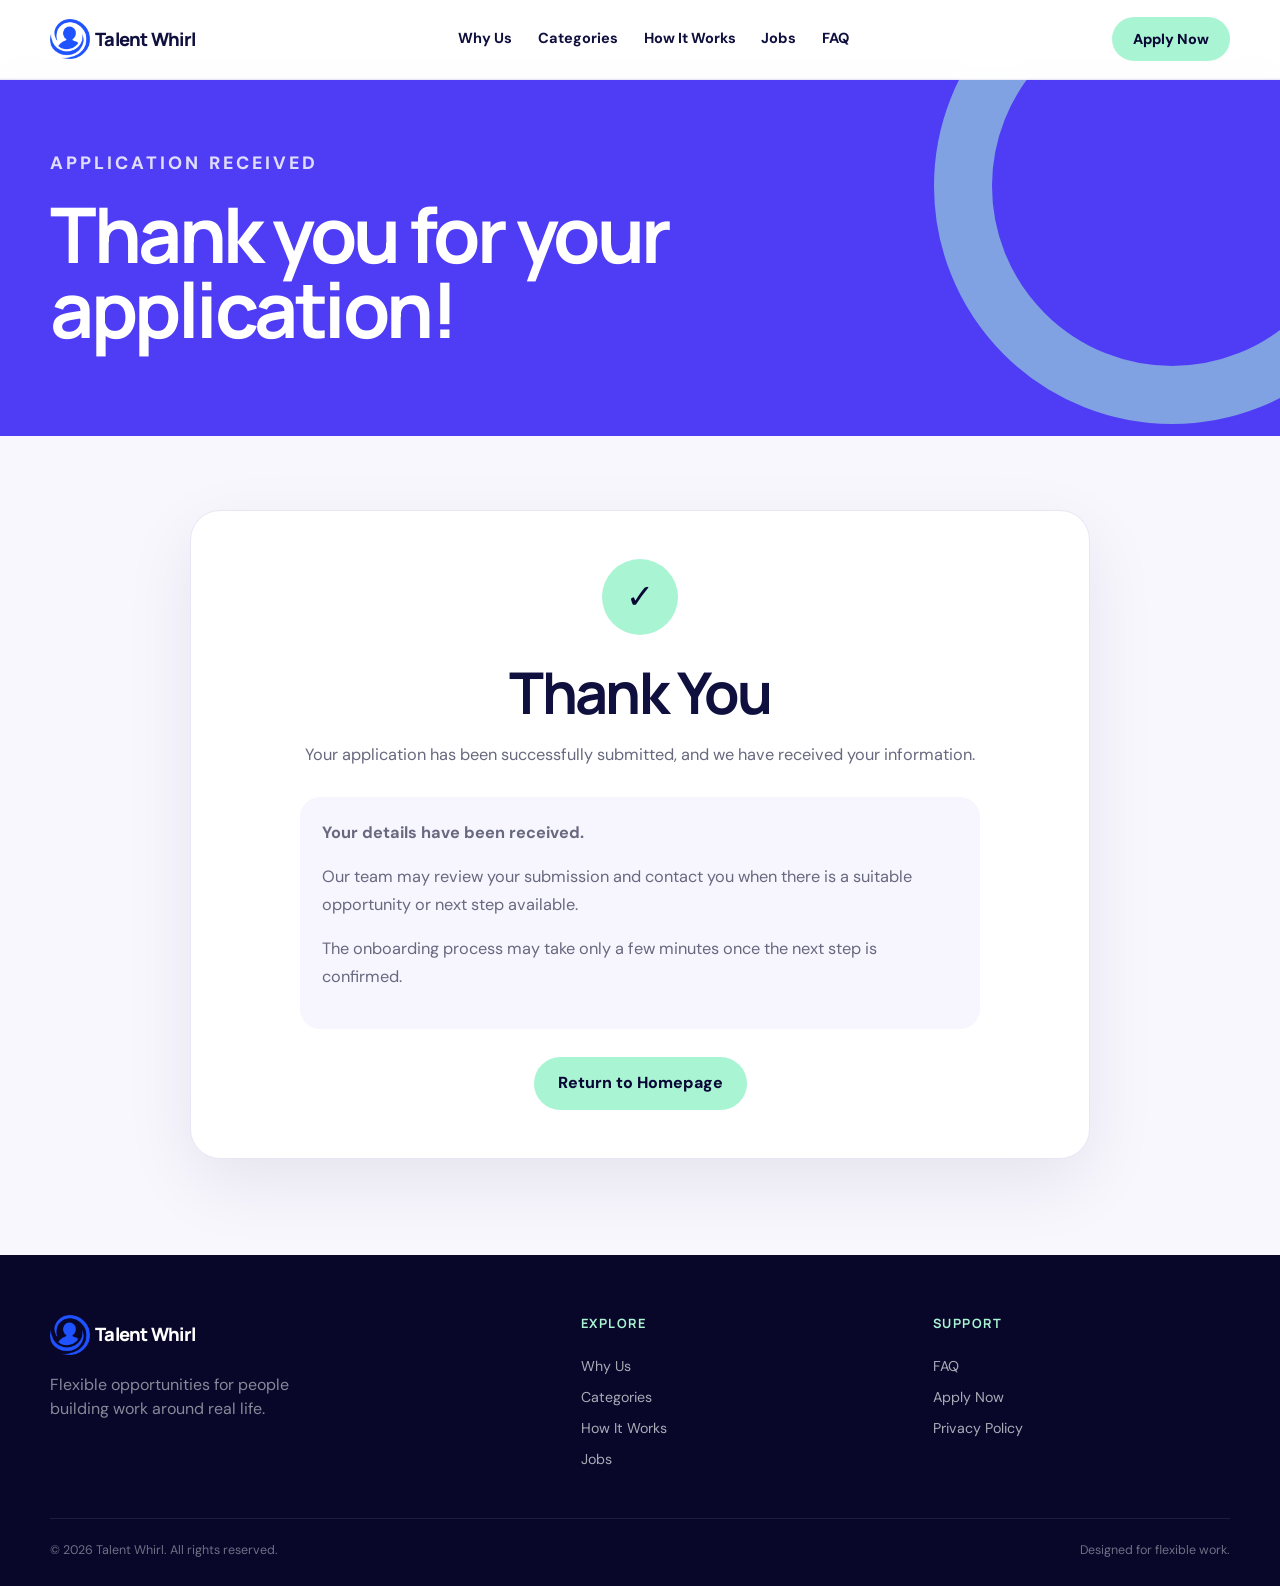
<file: thank-you/index.html>
<!DOCTYPE html>
<html lang="en">
<head>
  <meta charset="UTF-8" />
  <meta name="viewport" content="width=device-width, initial-scale=1.0" />
  <meta name="description" content="Talent Whirl privacy and application information." />
  <link rel="icon" type="image/png" href="../assets/favicon.png">
  <link rel="icon" type="image/png" sizes="32x32" href="../assets/favicon-32x32.png">
  <link rel="icon" type="image/png" sizes="16x16" href="../assets/favicon-16x16.png">
  <link rel="apple-touch-icon" sizes="180x180" href="../assets/apple-touch-icon.png">
  <link rel="preconnect" href="https://fonts.googleapis.com" />
  <link rel="preconnect" href="https://fonts.gstatic.com" crossorigin />
  <link href="https://fonts.googleapis.com/css2?family=DM+Sans:wght@400;500;600;700&family=Manrope:wght@500;600;700;800&display=swap" rel="stylesheet" />
  <link rel="stylesheet" href="../style.css" />
  <title>Thank You — Talent Whirl</title>
<!-- Fraud Blocker Tracker -->
<script type="text/javascript">
(function () {
  var h = document.getElementsByTagName('head')[0];
  var s = document.createElement('script');
  s.async = 1;
  s.src = "https://monitor.fraudblocker.com/fbt.js?sid=pJ4vLbmBKZSt8kRmC-9qC";
  h.appendChild(s);
})();
</script>
<!-- Google Tag Manager -->
<script>(function(w,d,s,l,i){w[l]=w[l]||[];w[l].push({'gtm.start':
new Date().getTime(),event:'gtm.js'});var f=d.getElementsByTagName(s)[0],
j=d.createElement(s),dl=l!='dataLayer'?'&l='+l:'';j.async=true;j.src=
'https://www.googletagmanager.com/gtm.js?id='+i+dl;f.parentNode.insertBefore(j,f);
})(window,document,'script','dataLayer','GTM-TRRDVLD6');</script>
<!-- End Google Tag Manager -->
</head>
<body class="page-body">
<noscript>
  <a href="https://fraudblocker.com" rel="nofollow">
    <img src="https://monitor.fraudblocker.com/fbt.gif?sid=pJ4vLbmBKZSt8kRmC-9qC" alt="Fraud Blocker" />
  </a>
</noscript>
<!-- End Fraud Blocker Tracker -->
<!-- Google Tag Manager (noscript) -->
<noscript><iframe src="https://www.googletagmanager.com/ns.html?id=GTM-TRRDVLD6"
height="0" width="0" style="display:none;visibility:hidden"></iframe></noscript>
<!-- End Google Tag Manager (noscript) -->
  <header class="site-header" id="top">
    <div class="container nav-wrap">
      <a class="brand" href="../" aria-label="Talent Whirl home">
        <img src="../assets/logo.png" width="40" height="40" alt="Talent Whirl logo" />
        <span>Talent Whirl</span>
      </a>

      <button class="menu-toggle" type="button" aria-expanded="false" aria-controls="site-menu" aria-label="Open navigation">
        <span></span><span></span><span></span>
      </button>

      <nav class="site-nav" id="site-menu" aria-label="Main navigation">
        <a href="../#why">Why Us</a>
        <a href="../#categories">Categories</a>
        <a href="../#how-it-works">How It Works</a>
        <a href="../#jobs">Jobs</a>
        <a href="../#faq">FAQ</a>
        <a class="button button-mint nav-drawer-cta" href="../#apply">Apply Now</a>
      </nav>

      <a class="button button-small button-mint nav-cta" href="../#apply">Apply Now</a>
    </div>
    <div class="nav-scrim" data-nav-scrim aria-hidden="true"></div>
  </header>

  <main class="page-main">
    <section class="page-hero">
      <div class="container">
        <p class="eyebrow eyebrow-light">Application Received</p>
        <h1>Thank you for your application!</h1>
      </div>
    </section>

    <section class="legal-section">
      <div class="container">
        <article class="thank-you-card">
          <div class="success-icon">✓</div>
          <h2>Thank You</h2>
          <p>Your application has been successfully submitted, and we have received your information.</p>

          <div class="thank-you-note">
            <p><strong>Your details have been received.</strong></p>
            <p>Our team may review your submission and contact you when there is a suitable opportunity or next step available.</p>
            <p>The onboarding process may take only a few minutes once the next step is confirmed.</p>
          </div>

          <div class="page-actions" style="justify-content:center;">
            <a class="button button-mint" href="../">Return to Homepage</a>
          </div>
        </article>
      </div>
    </section>
  </main>


  <footer class="site-footer">
    <div class="container footer-grid">
      <div>
        <a class="brand brand-footer" href="../"><img src="../assets/logo.png" width="40" height="40" alt="Talent Whirl logo" /><span>Talent Whirl</span></a>
        <p>Flexible opportunities for people building work around real life.</p>
      </div>
      <div><h3>Explore</h3><a href="../#why">Why Us</a><a href="../#categories">Categories</a><a href="../#how-it-works">How It Works</a><a href="../#jobs">Jobs</a></div>
      <div><h3>Support</h3><a href="../#faq">FAQ</a><a href="../#apply">Apply Now</a><a href="../privacy-policy/">Privacy Policy</a></div>
    </div>
    <div class="container footer-bottom"><span>© <span id="year"></span> Talent Whirl. All rights reserved.</span><span>Designed for flexible work.</span></div>
  </footer>
  <script src="../script.js"></script>
  <script src="https://ctc.chatfromforms.com/embed.js.php?id=8&key=357dc49e6fc7baacd7d75074ab109d156d82e37755b59469"></script>
</body>
</html>
</file>
<file: style.css>
:root {
  --purple: #4f3df5;
  --purple-dark: #3625df;
  --navy: #0e0c3d;
  --navy-2: #08072a;
  --mint: #a9f4d3;
  --lime: #c9ff42;
  --lilac: #eeecff;
  --blush: #fff0ee;
  --navy: #090735;
  --paper: #faf9ff;
  --white: #ffffff;
  --ink: #10103f;
  --muted: #68687f;
  --line: #e5e4ef;
  --shadow: 0 24px 60px rgba(20, 15, 85, 0.18);
  --container: 1180px;
}

* { box-sizing: border-box; }
html { scroll-behavior: smooth; overflow-x: hidden; }
body {
  margin: 0;
  color: var(--ink);
  background: var(--paper);
  font-family: "DM Sans", system-ui, -apple-system, BlinkMacSystemFont, "Segoe UI", sans-serif;
  line-height: 1.55;
  overflow-x: hidden;
}

img { display: block; max-width: 100%; }
a { color: inherit; text-decoration: none; }
button, input, select { font: inherit; }
button { color: inherit; }

.container { width: min(calc(100% - 40px), var(--container)); margin-inline: auto; }
.sr-only { position: absolute; width: 1px; height: 1px; padding: 0; margin: -1px; overflow: hidden; clip: rect(0, 0, 0, 0); white-space: nowrap; border: 0; }

h1, h2, h3, p { margin-top: 0; }
h1, h2, h3 { font-family: "Manrope", sans-serif; letter-spacing: -0.045em; }
h1 { font-size: clamp(2.4rem, 5vw, 4.8rem); line-height: 1.15; margin-bottom: 28px; }
h2 { font-size: clamp(2rem, 4.2vw, 4rem); line-height: 1.15; margin-bottom: 28px; }
h3 { line-height: 1.3; }
p { color: var(--muted); }

.eyebrow {
  margin-bottom: 18px;
  color: var(--purple);
  font-size: 0.76rem;
  font-weight: 800;
  letter-spacing: 0.17em;
  text-transform: uppercase;
}
.eyebrow-light { color: rgba(255,255,255,.9); }
.eyebrow-mint { color: var(--mint); }

.site-header {
  position: sticky;
  top: 0;
  z-index: 1000;
  background: rgba(255,255,255,.92);
  backdrop-filter: blur(18px);
  border-bottom: 1px solid rgba(16,16,63,.06);
}
.nav-wrap { min-height: 78px; display: grid; grid-template-columns: auto 1fr auto; align-items: center; gap: 36px; }
.brand { display: inline-flex; align-items: center; gap: 5px; font-family: "Manrope", sans-serif; font-size: 1.15rem; font-weight: 800; letter-spacing: -0.04em; }
.brand-mark { position: relative; width: 25px; height: 25px; border-radius: 50%; background: var(--purple); display: inline-block; overflow: hidden; }
.brand-mark span:first-child { position: absolute; width: 13px; height: 13px; left: 4px; top: 4px; border: 3px solid #fff; border-radius: 50%; }
.brand-mark span:last-child { position: absolute; width: 13px; height: 13px; right: -3px; bottom: -3px; background: var(--mint); border-radius: 50%; }
.site-nav { justify-self: center; display: flex; gap: clamp(14px, 2vw, 28px); font-weight: 700; font-size: .91rem; }
.site-nav a { position: relative; padding: 28px 0; }
.site-nav a::after { content: ""; position: absolute; left: 0; right: 100%; bottom: 20px; height: 2px; background: var(--purple); transition: right .25s ease; }
.site-nav a:hover::after, .site-nav a:focus-visible::after { right: 0; }
.menu-toggle { position: relative; z-index: 1202; display: none; border: 0; padding: 8px; background: transparent; cursor: pointer; }
.menu-toggle span { display: block; width: 24px; height: 2px; margin: 5px 0; background: var(--ink); transition: transform .25s ease, opacity .2s ease, background .25s ease; }
.menu-toggle.is-open span:nth-child(1) { transform: translateY(7px) rotate(45deg); }
.menu-toggle.is-open span:nth-child(2) { opacity: 0; }
.menu-toggle.is-open span:nth-child(3) { transform: translateY(-7px) rotate(-45deg); }
.site-nav .nav-drawer-cta { display: none; }
.nav-scrim { display: none; }
body.nav-open { overflow: hidden; }

.button {
  min-height: 50px;
  display: inline-flex;
  align-items: center;
  justify-content: center;
  padding: 14px 24px;
  border: 0;
  border-radius: 999px;
  font-weight: 800;
  transition: transform .25s ease, box-shadow .25s ease, background .25s ease;
  cursor: pointer;
}
.button:hover, .button:focus-visible { transform: translateY(-2px); /* box-shadow: 0 12px 30px rgba(12, 10, 55, .18); */ }
.button-small { min-height: 44px; padding: 10px 21px; font-size: .9rem; }
.button-mint { background: var(--mint); color: var(--navy); }
.button-white { background: var(--white); color: var(--navy); }
.button-dark { background: var(--navy); color: #fff; }

.section-purple { background: var(--purple); color: #fff; }
.section-navy { background: var(--navy); color: #fff; }
.section-light { background: #f8f7fe; }
.section-white { background: #fff; }
.section-lilac { background: var(--lilac); }

.hero { position: relative; min-height: 760px; padding: 180px 0 120px; overflow: hidden; }
.hero::before { content: ""; position: absolute; width: 14px; height: 14px; border-radius: 50%; background: #ffb65b; left: 4vw; top: 90px; }
.hero-grid { position: relative; z-index: 3; display: grid; grid-template-columns: 1.03fr .97fr; align-items: center; gap: 40px; }
.hero-copy { padding-bottom: 140px; }
.hero-copy h1, .hero-copy p { color: #fff; }
.hero-text { max-width: 590px; font-size: 1.12rem; color: rgba(255,255,255,.84)!important; }
.hero-actions { display: flex; flex-wrap: wrap; gap: 13px; margin-top: 32px; }
.micro-copy { margin-top: 16px; font-size: .82rem; color: rgba(255,255,255,.68)!important; }
.hero-visual { position: relative; min-height: 540px; display: grid; place-items: center; }
.hero-image-ring { position: relative; width: min(455px, 86%); aspect-ratio: 1; padding: 18px; border-radius: 50%; background: var(--mint); transform: translateY(-28px); }
.hero-image-ring::after { content: ""; position: absolute; inset: 46px -25px -22px 42px; border: 2px solid rgba(255,255,255,.68); border-radius: 50%; z-index: -1; }
.hero-image-ring img {
  width: 100%;
  height: 100%;
  object-fit: cover;
  object-position: center 24%;
  border-radius: 50%;
  display: block;
}
.floating-card { position: absolute; z-index: 4; width: 185px; padding: 15px 17px; border-radius: 12px; color: var(--navy); background: #fff; box-shadow: var(--shadow); }
.floating-card strong, .floating-card span { display: block; }
.floating-card strong { font-family: "Manrope", sans-serif; line-height: 1.1; }
.floating-card span { margin-top: 5px; font-size: .76rem; color: #66647a; }
.card-top { right: 0; top: 110px; }
.card-left { left: 5px; bottom: 135px; }
.card-bottom { right: 2px; bottom: 70px; width: 220px; display: flex; gap: 10px; background: var(--navy); color: #fff; }
.card-bottom span { color: rgba(255,255,255,.7); }
.status-dot { flex: 0 0 10px; width: 10px; height: 10px; margin-top: 3px!important; border-radius: 50%; background: var(--lime); box-shadow: 0 0 0 4px rgba(201,255,66,.16); }
.hero-loop { position: absolute; z-index: 1; width: 120px; height: 62px; top: 115px; left: 53%; border: 3px solid var(--lime); border-radius: 50%; transform: rotate(-11deg); }
.hero-loop::after { content: ""; position: absolute; width: 22px; height: 3px; right: -10px; bottom: 8px; background: var(--lime); transform: rotate(32deg); }
.hero-spark-two { position: absolute; right: 7%; top: 105px; width: 34px; height: 34px; background: var(--lime); clip-path: polygon(50% 0, 62% 38%, 100% 50%, 62% 62%, 50% 100%, 38% 62%, 0 50%, 38% 38%); }
.hero-wave { position: absolute; z-index: 1; left: -5%; right: -5%; bottom: -1px; height: 150px; background: #f8f7fe; border-radius: 50% 50% 0 0 / 45% 45% 0 0; }
.search-panel { position: absolute; z-index: 7; left: 50%; bottom: 28px; transform: translateX(-50%); display: grid; grid-template-columns: 1.25fr 1fr auto; gap: 10px; padding: 12px; border: 1px solid rgba(16,16,63,.08); border-radius: 16px; background: #fff; box-shadow: 0 18px 45px rgba(33,26,100,.14); }
.search-field { min-height: 56px; display: flex; align-items: center; gap: 10px; padding: 0 17px; border: 1px solid var(--line); border-radius: 11px; background: #fff; }
.search-field input, .search-field select { width: 100%; border: 0; outline: 0; color: var(--ink); background: transparent; }
.field-icon { color: var(--purple); font-size: 1.15rem; }
.search-button { min-width: 210px; border-radius: 11px; }

.intro { padding: 0 0 100px; }
.intro-grid { display: grid; grid-template-columns: 1.2fr .8fr; align-items: center; gap: 50px; }
.intro-grid p:not(.eyebrow) { max-width: 650px; font-size: 1.06rem; }
.stat-orbit { justify-self: end; width: 320px; aspect-ratio: 1.38; display: grid; place-content: center; text-align: center; border-radius: 50%; background: var(--mint); /*transform: rotate(-7deg);*/ }
/* .stat-orbit > * { transform: rotate(7deg); } */
.stat-orbit strong { display: block; font-family: "Manrope", sans-serif; font-size: 4.4rem; line-height: .9; }
.stat-orbit span { margin-top: 10px; font-weight: 700; }

.opportunity-intro {
  position: relative;
  padding: 140px 0 130px;
  background: #f7f6ff;
  overflow: hidden;
}

/* Optional curved purple top shape */
.opportunity-intro::before {
  content: "";
  position: absolute;
  top: -105px;
  left: -5%;
  width: 110%;
  height: 150px;
  background: var(--purple);
  border-radius: 0 0 50% 50%;
}

.opportunity-intro-grid {
  position: relative;
  z-index: 1;
  display: grid;
  grid-template-columns: 1.1fr 0.75fr;
  gap: 90px;
  align-items: center;
}

.opportunity-copy {
  max-width: 760px;
}

.section-eyebrow {
  display: block;
  margin-bottom: 34px;
  color: var(--purple);
  font-size: 0.78rem;
  font-weight: 900;
  letter-spacing: 0.28em;
  text-transform: uppercase;
}

.opportunity-copy h2 {
  max-width: 820px;
  margin: 0 0 34px;
  color: var(--ink);
  font-family: "Manrope", sans-serif;
  font-size: clamp(3.2rem, 6vw, 6rem);
  line-height: 0.96;
  letter-spacing: -0.075em;
}

.opportunity-copy p {
  max-width: 760px;
  margin: 0;
  color: var(--muted);
  font-size: 1.18rem;
  line-height: 1.6;
}

.opportunity-panel {
  width: 100%;
  max-width: 520px;
  margin-left: auto;
  padding: 36px;
  border-radius: 32px;
  background: #ffffff;
  border: 1px solid #e7e6f5;
  box-shadow: 0 28px 80px rgba(8, 7, 47, 0.09);
}

.opportunity-panel h3 {
  max-width: 360px;
  margin: 0 0 30px;
  color: var(--ink);
  font-family: "Manrope", sans-serif;
  font-size: 2.15rem;
  line-height: 1.05;
  letter-spacing: -0.055em;
}

.panel-list {
  display: grid;
  gap: 0;
}

.panel-list div {
  display: grid;
  grid-template-columns: 44px 1fr;
  align-items: center;
  gap: 16px;
  padding: 18px 0;
  border-top: 1px solid #ecebf8;
}

.panel-list span {
  width: 36px;
  height: 36px;
  display: grid;
  place-items: center;
  border-radius: 50%;
  background: #f4f2ff;
  color: var(--purple);
  font-size: 0.72rem;
  font-weight: 900;
}

.panel-list p {
  margin: 0;
  color: var(--ink);
  font-size: 1rem;
  line-height: 1.35;
  font-weight: 800;
}

.panel-note {
  margin: 26px 0 0;
  padding-top: 20px;
  border-top: 1px solid #ecebf8;
  color: var(--muted);
  font-size: 0.92rem;
  line-height: 1.55;
}

.feature { padding: 105px 0; }
.feature-grid { display: grid; grid-template-columns: 1.05fr .95fr; gap: 85px; align-items: start; }
.feature-image { position: relative; padding-left: 20px; align-self: start; }
.feature-image::before { content: ""; position: absolute; inset: -20px 40px 20px 0; border-radius: 0 60px 60px 0; background: #dedff7; }
.feature-image img { position: relative; width: 100%; height: auto; aspect-ratio: 4 / 5; object-fit: cover; object-position: center; border-radius: 0 60px 60px 0; }
.feature-badge { position: absolute; right: -28px; width: 170px; padding: 14px; border-radius: 12px; background: rgba(255,255,255,.94); color: var(--navy); box-shadow: var(--shadow); }
.feature-badge strong, .feature-badge span { display: block; }
.feature-badge span { margin-top: 4px; font-size: .73rem; color: #6d6b7e; }
.badge-one { top: 45px; }
.badge-two { top: 160px; }
.badge-three { top: 275px; }
.feature-copy p:not(.eyebrow) { max-width: 540px; }
.feature-copy .button { margin-top: 15px; }
.arrow-squiggle { margin: 16px 0 0 16px; color: var(--lime); font-size: 2.4rem; transform: rotate(20deg); }

.process { padding: 120px 0; }
.process-grid { display: grid; grid-template-columns: 1fr; align-items: center; gap: 30px; }
.process-copy { max-width: 800px; }
.steps-grid { display: grid; grid-template-columns: repeat(2, 1fr); gap: 13px; transform: rotate(-2deg); }
.step-card { position: relative; min-height: 200px; padding: 27px; border-radius: 18px; overflow: hidden; }
/* .step-card:nth-child(2), .step-card:nth-child(4) { transform: translateY(-12px) rotate(2deg); } */
.step-purple { background: var(--purple); color: #fff; }
.step-mint { background: var(--mint); color: #10103f; }
.step-lime { background: var(--lime); color: #10103f; }
.step-blush { background: var(--blush); color: #10103f; }
.step-mint p { color: #10103f; }
.step-lime p { color: #10103f; }
.step-blush p { color: #10103f; }
.step-card p { max-width: 220px; margin-bottom: 0; font-size: .9rem; color: currentColor; opacity: .76; }
.step-card h3 { max-width: 210px; margin: 18px 0 12px; font-size: 1.38rem; }
.step-number { font-size: .72rem; font-weight: 800; opacity: .68; }
.step-icon { position: absolute; right: 22px; bottom: 17px; font-size: 1.5rem; }

.ongoing-grid { display: grid; grid-template-columns: repeat(5, 1fr); gap: 18px; } 
.ongoing-card { position: relative; min-height: 170px; padding: 26px 22px; border-radius: 18px; background: #ffffff; color: #08072f; border: 1px solid #ececf8; box-shadow: 0 18px 45px rgba(8, 7, 47, 0.07); overflow: hidden; } 
/* small color line instead of full colored card */
.ongoing-card::before { content: ""; position: absolute; top: 0; left: 22px; right: 22px; height: 5px; border-radius: 0 0 999px 999px; } 
/* different accent colors */
.ongoing-card:nth-child(1)::before { background: #5146f5; } 
.ongoing-card:nth-child(2)::before { background: #a7f4d4; } 
.ongoing-card:nth-child(3)::before { background: #caff2f; } 
.ongoing-card:nth-child(4)::before { background: #ffdad3; } 
.ongoing-card:nth-child(5)::before { background: #08072f; } 
.ongoing-card .card-number { display: inline-flex; align-items: center; justify-content: center; width: 34px; height: 34px; border-radius: 999px; font-size: 11px; font-weight: 800; margin-bottom: 28px; } 
/* number badge colors */
.ongoing-card:nth-child(1) .card-number { background: #f0eeff; color: #5146f5; } 
.ongoing-card:nth-child(2) .card-number { background: #e3fff3; color: #08764b; } 
.ongoing-card:nth-child(3) .card-number { background: #f2ffd3;  color: #5d7a00; } 
.ongoing-card:nth-child(4) .card-number { background: #fff0ec; color: #b95245; } 
.ongoing-card:nth-child(5) .card-number { background: #ececff; color: #08072f; } 
.ongoing-card h3 { font-size: 20px; line-height: 1.3; letter-spacing: -0.04em; margin-bottom: 12px; } 
.ongoing-card p { font-size: 13px; line-height: 1.55; color: #575776; margin: 0; } 
.ongoing-card .card-icon { position: absolute; right: 20px; bottom: 20px; font-size: 17px; color: #08072f; }

.stories { padding: 105px 0 115px; }
.section-heading { max-width: 770px; margin-bottom: 50px; }
.section-heading p:not(.eyebrow) { max-width: 700px; }
.section-heading h2 { max-width: 620px; }
.story-grid { display: grid; grid-template-columns: repeat(3, 1fr); gap: 24px; align-items: end; }
.story-card { position: relative; min-height: 370px; border-radius: 20px; overflow: hidden; box-shadow: 0 20px 45px rgba(33,26,100,.12); }
.story-card:nth-child(2) { min-height: 410px; }
.story-card img {
  position: absolute;
  inset: 0;
  width: 100%;
  height: 100%;
  object-fit: cover;
  object-position: center;
  display: block;
}
.story-card::after {
  content: "";
  position: absolute;
  inset: 0;
  z-index: 1;
  background: linear-gradient(
    to top,
    rgba(7, 7, 47, 0.85),
    rgba(7, 7, 47, 0.25),
    rgba(7, 7, 47, 0.02)
  );
  pointer-events: none;
}
.story-one::before, .story-two::before, .story-three::before { content: none; }
/* .story-one::before { background: #6752ff; }
.story-two::before { background: #96a3bd; }
.story-three::before { background: #ff9e8d; } */
.story-overlay { position: absolute; z-index: 2; left: 24px; right: 24px; bottom: 24px; color: #fff; }
.story-overlay h3 { margin-bottom: 8px; font-size: 1.35rem; }
.story-overlay p { margin: 0; color: rgba(255,255,255,.76); font-size: .86rem; }

.jobs { padding: 110px 0; }
.jobs-heading { display: grid; grid-template-columns: 1fr .7fr; gap: 70px; align-items: end; margin-bottom: 40px; }
.jobs-heading > p { max-width: 430px; justify-self: end; }
.job-list { border-top: 1px solid var(--line); }
.job-item { border-bottom: 1px solid var(--line); }
.job-summary { width: 100%; display: grid; grid-template-columns: 70px 1.3fr .7fr 45px; gap: 20px; align-items: center; padding: 24px 0; border: 0; background: transparent; text-align: left; cursor: pointer; }
.job-index { color: #c9c7e6; font-size: 2rem; font-weight: 700; }
.job-main strong { display: block; font-family: "Manrope", sans-serif; font-size: 1.16rem; letter-spacing: -.025em; }
.job-main span { display: flex; flex-wrap: wrap; gap: 7px; margin-top: 8px; }
.job-main em { padding: 3px 8px; border-radius: 999px; background: #f0efff; color: var(--purple); font-size: .67rem; font-style: normal; font-weight: 800; }
.job-meta { color: var(--ink); font-size: .84rem; }
.job-meta small { color: var(--muted); }
.job-toggle { width: 32px; height: 32px; display: grid; place-items: center; justify-self: end; border-radius: 50%; background: var(--mint); font-size: 1.2rem; transition: transform .25s; }
.job-item.open .job-toggle { transform: rotate(45deg); }
.job-details { display: grid; grid-template-rows: 0fr; opacity: 0; visibility: hidden; pointer-events: none; transition: grid-template-rows .35s ease, opacity .25s ease, visibility .25s ease; } 
.job-details-inner { overflow: hidden; min-height: 0; transform: translateY(-10px); transition: transform .35s ease; } 
.job-details-inner p { margin: 0; } 
.job-details-inner a { display: inline-block; margin-top: 12px; color: var(--purple); font-weight: 800; } 
.job-item.open .job-details { grid-template-rows: 1fr; opacity: 1; visibility: visible; pointer-events: auto; } 
.job-item.open .job-details-inner { transform: translateY(0); padding: 0 45px 24px 90px; }
/* .job-details { display: grid; grid-template-rows: 0fr; opacity: 0; transition: grid-template-rows .3s ease, opacity .3s ease; } */
.job-details > * { overflow: hidden; }
.job-details p { margin: 0; }
.job-details a { display: inline-block; margin-top: 12px; color: var(--purple); font-weight: 800; }
/* .job-item.open .job-details { grid-template-rows: 1fr; opacity: 1; padding: 0 45px 24px 90px; } */
.job-item[hidden] { display: none; }
.no-results { padding: 24px; border-radius: 12px; background: #f4f2ff; color: var(--ink); }

.testimonials { padding: 105px 0 120px; }
.section-heading-light h2 { color: #fff; max-width:770px; }
.testimonial-grid { display: grid; grid-template-columns: repeat(3, 1fr); gap: 22px; }
.quote-card { min-height: 290px; padding: 30px; border-radius: 18px; background: #fff; color: var(--navy); box-shadow: var(--shadow); }
.quote-tilt { transform: rotate(2deg) translateY(-8px); }
.quote-mark { display: block; color: var(--mint); font-family: Georgia, serif; font-size: 4.5rem; line-height: .65; }
.quote-card > p { min-height: 100px; color: var(--navy); font-weight: 600; }
.quote-person { display: flex; align-items: center; gap: 12px; margin-top: 24px; }
.quote-person img { width: 44px; height: 44px; object-fit: cover; border-radius: 50%; }
.quote-person strong, .quote-person span { display: block; }
.quote-person span { color: var(--muted); font-size: .78rem; }

.faq { padding: 115px 0; }
.faq-grid { display: grid; grid-template-columns: 1fr 1fr; gap: 80px; }
.faq-heading p:not(.eyebrow) { max-width: 410px; }
.accordion { display: flex; flex-direction: column; gap: 10px; }
.faq-item { padding: 0 22px; border: 1px solid #ecebf3; border-radius: 13px; background: #fff; }
.faq-question { width: 100%; display: flex; justify-content: space-between; align-items: center; gap: 20px; padding: 20px 0; border: 0; background: transparent; text-align: left; font-weight: 800; cursor: pointer; }
.faq-answer { display: grid; grid-template-rows: 0fr; opacity: 0; transition: .28s ease; }
.faq-answer p { overflow: hidden; margin-bottom: 0; font-size: .92rem; }
.faq-item.open .faq-answer { grid-template-rows: 1fr; opacity: 1; padding-bottom: 20px; }

.cta { position: relative; padding: 105px 0; overflow: hidden; }
.cta-content { position: relative; z-index: 2; }
.cta h2 { max-width: 820px; }
.cta p:not(.eyebrow) { max-width: 620px; color: rgba(255,255,255,.68); }
.cta-ring { position: absolute; width: 530px; height: 530px; right: -110px; top: -130px; border: 90px solid var(--purple); border-radius: 50%; opacity: .85; }

.site-footer { padding: 60px 0 25px; background: var(--navy-2); color: #fff; }
.footer-grid { display: grid; grid-template-columns: 1.6fr repeat(2, 1fr); gap: 55px; }
.brand-footer { margin-bottom: 18px; }
.footer-grid p { max-width: 290px; color: rgba(255,255,255,.52); }
.footer-grid h3 { margin-bottom: 15px; font-size: .8rem; letter-spacing: .12em; text-transform: uppercase; color: var(--mint); }
.footer-grid > div:not(:first-child) { display: flex; flex-direction: column; align-items: flex-start; gap: 9px; }
.footer-grid a:not(.brand) { color: rgba(255,255,255,.66); font-size: .89rem; }
.footer-grid a:hover { color: #fff; }
.footer-bottom { display: flex; justify-content: space-between; gap: 20px; margin-top: 48px; padding-top: 22px; border-top: 1px solid rgba(255,255,255,.09); color: rgba(255,255,255,.42); font-size: .78rem; }
.job-apply-link {
  display: inline-flex;
  align-items: center;
  justify-content: center;
  width: fit-content;
  margin-top: 16px !important;
  padding: 10px 16px;
  border-radius: 999px;
  background: #f0efff;
  color: var(--purple) !important;
  font-size: .88rem;
  font-weight: 800;
  transition: transform .25s ease, background .25s ease;
}
.job-apply-link:hover, .job-apply-link:focus-visible {
  transform: translateY(-1px);
  background: #e4e1ff;
}

.footer-link {
  padding: 0;
  border: 0;
  background: transparent;
  color: rgba(255,255,255,.66);
  font-size: .89rem;
  cursor: pointer;
}
.footer-link:hover, .footer-link:focus-visible { color: #fff; }

body.no-scroll { overflow: hidden; }
.form-modal[hidden] { display: none; }
.form-modal {
  position: fixed;
  inset: 0;
  z-index: 3000;
  display: grid;
  place-items: center;
  padding: 22px;
  overflow-y: auto;
}
.form-modal-backdrop {
  position: fixed;
  inset: 0;
  background: rgba(8, 7, 42, .72);
  backdrop-filter: blur(10px);
}
.form-modal-panel {
  position: relative;
  z-index: 1;
  width: min(100%, 760px);
  max-height: calc(100dvh - 44px);
  overflow-y: auto;
  -webkit-overflow-scrolling: touch;
  padding: 38px;
  border-radius: 26px;
  background: #fff;
  color: var(--ink);
  box-shadow: 0 35px 90px rgba(5, 4, 28, .36);
}
.modal-close {
  position: absolute;
  top: 18px;
  right: 18px;
  width: 40px;
  height: 40px;
  display: grid;
  place-items: center;
  border: 0;
  border-radius: 999px;
  background: #f2f0ff;
  color: var(--navy);
  font-size: 1.7rem;
  line-height: 1;
  cursor: pointer;
}
.form-modal-panel h2 {
  margin-bottom: 12px;
  font-size: clamp(2rem, 4vw, 3.1rem);
}
.modal-intro {
  max-width: 590px;
  margin-bottom: 24px;
}
.application-form {
  display: grid;
  gap: 18px;
}
.form-row {
  display: grid;
  gap: 8px;
}
.two-columns {
  grid-template-columns: repeat(2, minmax(0, 1fr));
  gap: 16px;
}
.application-form label,
.form-check {
  color: var(--ink);
  font-size: .9rem;
  font-weight: 800;
}
.application-form input,
.application-form select,
.application-form textarea {
  width: 100%;
  border: 1px solid #e3e1ef;
  border-radius: 14px;
  background: #fbfaff;
  color: var(--ink);
  outline: 0;
  padding: 14px 15px;
  transition: border-color .2s ease, box-shadow .2s ease;
}
.application-form input:focus,
.application-form select:focus,
.application-form textarea:focus {
  border-color: var(--purple);
  box-shadow: 0 0 0 4px rgba(79, 61, 245, .11);
}
.application-form textarea { resize: vertical; }
.form-check {
  display: flex;
  align-items: flex-start;
  gap: 10px;
  font-weight: 600;
  line-height: 1.45;
}
.form-check input {
  width: 18px;
  height: 18px;
  margin-top: 2px;
  accent-color: var(--purple);
}
.form-submit { width: fit-content; }
.form-status {
  margin: 0;
  font-weight: 800;
  color: #08764b;
}
[data-cddform] {
  width: 100%;
  overflow: visible;
}
[data-cddform] iframe {
  display: block;
  width: 100%;
  border: 0;
  overflow: hidden;
  vertical-align: top;
}


.reveal { opacity: 0; transform: translateY(24px); transition: opacity .7s ease, transform .7s ease; }
.reveal.visible { opacity: 1; transform: translateY(0); }

/* =============================
   Responsive breakpoints
   1100px / 980px / 767px / 479px
   ============================= */

@media (max-width: 1100px) {
  :root { --container: 1000px; }

  body { font-size: 15.5px; }
  h1 { font-size: clamp(3.05rem, 5.7vw, 4.2rem); line-height: 1.08; }
  h2 { font-size: clamp(2.45rem, 4.7vw, 3.35rem); line-height: 1.1; }
  h3 { letter-spacing: -0.035em; }
  .eyebrow { font-size: .72rem; margin-bottom: 14px; }

  .container { width: min(calc(100% - 48px), var(--container)); }
  .nav-wrap { gap: 22px; min-height: 74px; }
  .brand { font-size: 1.05rem; }
  .brand img { width: 36px; height: 36px; }
  .site-nav { gap: 18px; font-size: .84rem; }
  .button { min-height: 47px; padding: 13px 21px; }
  .button-small { min-height: 42px; padding: 9px 17px; font-size: .84rem; }

  .hero { min-height: 700px; padding: 86px 0 105px; margin-top: 60px; }
  .hero-grid { grid-template-columns: 1fr .92fr; gap: 30px; }
  .hero-copy { padding-bottom: 105px; }
  .hero-text { max-width: 540px; font-size: 1.02rem; }
  .hero-actions { gap: 11px; margin-top: 28px; }
  .hero-visual { min-height: 510px; }
  .hero-image-ring { width: min(405px, 90%); }
  .floating-card { width: 165px; padding: 13px 15px; }
  .card-top { right: -8px; top: 100px; }
  .card-left { left: -2px; bottom: 125px; }
  .card-bottom { right: -5px; bottom: 58px; width: 205px; }
  .hero-loop { width: 104px; height: 56px; top: 105px; }
  .hero-wave { height: 130px; }

  .intro { padding: 0 0 88px; }
  .intro-grid { gap: 38px; }
  .intro-grid p:not(.eyebrow) { font-size: 1rem; }
  .stat-orbit { width: 290px; }
  .stat-orbit strong { font-size: 3.75rem; }

  .feature { padding: 92px 0; }
  .feature-grid { grid-template-columns: .95fr 1.05fr; gap: 48px; align-items: center; }
  .feature-image::before { inset: -16px 28px 18px 0; }
  .feature-badge { width: 150px; right: -18px; }
  .badge-one { top: 36px; }
  .badge-two { top: 145px; }
  .badge-three { top: 254px; }
  .steps-grid { gap: 11px; }
  .step-card { min-height: 180px; padding: 23px; }
  .step-card h3 { font-size: 1.18rem; }

  .process, .stories, .jobs, .testimonials, .faq, .cta { padding-top: 92px; padding-bottom: 92px; }
  .section-heading { margin-bottom: 40px; }
  .ongoing-grid { grid-template-columns: repeat(3, minmax(0, 1fr)); gap: 16px; }
  .ongoing-card { min-height: 160px; padding: 24px 20px; }
  .ongoing-card h3 { font-size: 1.12rem; }
  .ongoing-card p { font-size: .81rem; }

  .story-grid { gap: 18px; }
  .story-card { min-height: 335px; }
  .story-card:nth-child(2) { min-height: 370px; }
  .story-overlay { left: 20px; right: 20px; bottom: 20px; }
  .story-overlay h3 { font-size: 1.18rem; }

  .jobs-heading { gap: 45px; }
  .job-summary { grid-template-columns: 58px 1.25fr .72fr 38px; gap: 16px; padding: 22px 0; }
  .job-index { font-size: 1.75rem; }
  .job-main strong { font-size: 1.04rem; }
  .job-meta { font-size: .8rem; }
  .job-item.open .job-details-inner { padding: 0 38px 23px 74px; }

  .testimonial-grid { gap: 18px; }
  .quote-card { min-height: 270px; padding: 25px; }
  .quote-card > p { min-height: 112px; font-size: .92rem; }

  .faq-grid { gap: 52px; }
  .cta h2 { max-width: 670px; }
  .cta-ring { width: 455px; height: 455px; right: -170px; top: -105px; border-width: 78px; }
  .footer-grid { gap: 38px; }

  .opportunity-intro {
    padding: 120px 0 110px;
  }

  .opportunity-intro-grid {
    gap: 60px;
  }

  .opportunity-copy h2 {
    font-size: 4.8rem;
  }

  .opportunity-copy p {
    font-size: 1.08rem;
  }

  .opportunity-panel {
    padding: 32px;
  }

  .opportunity-panel h3 {
    font-size: 1.95rem;
  }
}

@media (max-width: 980px) {
  body { font-size: 15px; }
  h1 { font-size: clamp(3rem, 8vw, 4.8rem); line-height: 1.06; margin-bottom: 22px; }
  h2 { font-size: clamp(2.25rem, 6.2vw, 3.6rem); margin-bottom: 22px; }
  p { line-height: 1.58; }

  .container { width: min(calc(100% - 40px), var(--container)); }
  .nav-wrap { grid-template-columns: auto 1fr auto; gap: 16px; min-height: 72px; }
  .menu-toggle { display: block; justify-self: end; order: 3; }
  .nav-cta { display: none; }
  .site-nav {
    position: fixed;
    top: 0;
    right: 0;
    bottom: 0;
    left: auto;
    z-index: 1100;
    width: min(86vw, 390px);
    height: 100vh;
    height: 100dvh;
    display: flex;
    flex-direction: column;
    gap: 0;
    padding: 96px 26px 30px;
    border: 0;
    border-radius: 0;
    background: #fff;
    box-shadow: -26px 0 70px rgba(8, 7, 42, .22);
    transform: translateX(105%);
    opacity: 1;
    visibility: hidden;
    pointer-events: none;
    overflow-y: auto;
    transition: transform .35s ease, visibility .35s ease;
  }
  .site-nav.open { transform: translateX(0); visibility: visible; pointer-events: auto; }
  .site-nav a { padding: 18px 0; border-bottom: 1px solid var(--line); font-size: 1.05rem; }
  .site-nav a:last-of-type { border-bottom: 0; }
  .site-nav a::after { display: none; }
  .site-nav .nav-drawer-cta { display: inline-flex; width: 100%; min-height: 50px; margin-top: 28px; }
  .nav-scrim {
    position: fixed;
    inset: 0;
    z-index: 1050;
    display: block;
    background: rgba(8, 7, 42, .46);
    opacity: 0;
    visibility: hidden;
    pointer-events: none;
    transition: opacity .3s ease, visibility .3s ease;
  }
  .nav-scrim.open { opacity: 1; visibility: visible; pointer-events: auto; }

  .hero { min-height: auto; padding: 76px 0 135px; margin-top: 55px; }
  .hero-grid, .feature-grid, .process-grid, .faq-grid { grid-template-columns: 1fr; }
  .hero-copy { max-width: 760px; padding-bottom: 0; }
  .hero-text { max-width: 690px; font-size: 1rem; }
  .hero-visual { min-height: 500px; margin-top: 10px; }
  .hero-image-ring { width: min(420px, 78%); transform: translateY(0); }
  .hero-loop { left: auto; right: 22%; top: 60px; transform: scale(.78) rotate(-11deg); }
  .hero-spark-two { right: 9%; top: 72px; }
  .card-top { right: 14%; top: 65px; }
  .card-left { left: 13%; bottom: 98px; }
  .card-bottom { right: 14%; bottom: 38px; width: 195px; }
  .hero-wave { height: 105px; }
  .search-panel { grid-template-columns: 1fr 1fr; bottom: 20px; }
  .search-button { grid-column: 1 / -1; min-width: 0; }

  .section-heading h2 { max-width: 100%;}

  .intro { padding-top: 20px; }
  .intro-grid {
    grid-template-columns: 1fr 1fr;
    align-items: center;
  }
  .stat-orbit { justify-self: start; width: 260px; }

  .feature-grid { gap: 52px; }
  .feature-copy { max-width: 100%; }
  .feature-image { max-width: 100%; padding-left: 16px; }
  .feature-image img { aspect-ratio: 4 / 5; height: auto; max-height: 520px; }
  .steps-grid { max-width: 100%; transform: none; }
  .step-card h3 { max-width: 100%; }
  .step-card { min-height: 160px; padding: 20px; }

  .process-copy, .section-heading, .faq-heading { max-width: 100%; }
  .ongoing-grid { grid-template-columns: repeat(3, minmax(0, 1fr)); }
  .ongoing-card { min-height: 150px; }
  .ongoing-card .card-number { margin-bottom: 22px; }

  .story-grid { grid-template-columns: repeat(3, minmax(0, 1fr)); gap: 14px; }
  .story-card { min-height: 315px; border-radius: 18px; }
  .story-card:nth-child(2) { min-height: 345px; }
  .story-overlay { left: 17px; right: 17px; bottom: 17px; }
  .story-overlay h3 { font-size: 1.05rem; }
  .story-overlay p { font-size: .8rem; }

  .jobs-heading { grid-template-columns: 1fr; gap: 10px; }
  .jobs-heading > p { max-width: 620px; justify-self: start; }
  .job-summary { grid-template-columns: 54px 1.15fr .72fr 36px; }
  .job-toggle { width: 30px; height: 30px; }
  .job-item.open .job-details-inner { padding: 0 28px 23px 70px; }

  .testimonial-grid { grid-template-columns: repeat(2, minmax(0, 1fr)); }
  .quote-tilt { transform: none; }
  .quote-card { min-height: 245px; }
  .quote-card > p { min-height: auto; }
  .faq-grid { gap: 38px; }
  .faq-heading p:not(.eyebrow) { max-width: 100%; }

  .cta h2 { max-width: 760px; }
  .footer-grid { grid-template-columns: 1.25fr 1fr 1fr; gap: 30px; }

  .opportunity-intro {
    padding: 105px 0 95px;
  }

  .opportunity-intro-grid {
    grid-template-columns: 1fr;
    gap: 44px;
  }

  .opportunity-copy {
    max-width: 720px;
  }

  .opportunity-copy h2 {
    max-width: 680px;
    font-size: 4.2rem;
  }

  .opportunity-copy p {
    max-width: 680px;
  }

  .opportunity-panel {
    max-width: 100%;
    margin-left: 0;
  }
}

@media (max-width: 767px) {
  body { font-size: 14.75px; }
  h1 { font-size: clamp(2.6rem, 11vw, 3.65rem); line-height: 1.08; margin-bottom: 18px; }
  h2 { font-size: clamp(2.05rem, 8.4vw, 2.85rem); line-height: 1.12; margin-bottom: 18px; }
  h3 { letter-spacing: -0.03em; }
  .eyebrow { font-size: .68rem; letter-spacing: .145em; margin-bottom: 12px; }
  p { font-size: .96rem; }

  .container { width: min(calc(100% - 28px), var(--container)); }
  .nav-wrap { min-height: 68px; gap: 10px; }
  .brand { font-size: 1rem; }
  .brand img { width: 34px; height: 34px; }
  .site-nav { top: 0; right: 0; left: auto; width: min(88vw, 360px); padding: 88px 22px 26px; }
  .site-nav a { padding: 16px 0; font-size: 1rem; }
  .site-nav .nav-drawer-cta { min-height: 48px; margin-top: 24px; }

  .button { width: auto; min-height: 46px; padding: 12px 18px; font-size: .92rem; }
  .hero-actions { gap: 10px; margin-top: 24px; }
  .micro-copy { font-size: .78rem; }

  .hero { padding: 76px 0 135px; margin-top: 52px; }
  .hero-grid { gap: 8px; }
  .hero-text { font-size: .96rem; }
  .hero-visual { min-height: 430px; }
  .hero-image-ring { width: min(350px, 82%); padding: 14px; }
  .hero-image-ring::after { inset: 34px -17px -14px 30px; }
  .floating-card { width: 148px; padding: 11px 12px; border-radius: 11px; }
  .floating-card strong { font-size: .9rem; }
  .floating-card span { font-size: .7rem; }
  .card-top { right: 1%; top: 68px; }
  .card-left { left: 1%; bottom: 98px; }
  .card-bottom { right: 2%; bottom: 35px; width: 178px; }
  .hero-loop { right: 15%; top: 42px; transform: scale(.64) rotate(-11deg); }
  .hero-spark-two { width: 28px; height: 28px; right: 7%; top: 48px; }
  .hero-wave { height: 72px; }

  .intro { padding: 70px 0 72px; }
  .intro-grid { gap: 28px; grid-template-columns: 1fr; }
  .intro-grid p:not(.eyebrow) { font-size: .96rem; }
  .stat-orbit { display: none; }
  .stat-orbit strong { font-size: 3.25rem; }

  .feature, .process, .stories, .jobs, .testimonials, .faq, .cta { padding-top: 74px; padding-bottom: 74px; }
  .feature-grid { gap: 38px; }
  .feature-image { padding-left: 10px; }
  .feature-image::before { inset: -12px 16px 14px 0; border-radius: 0 42px 42px 0; }
  .feature-image img { height: auto; max-height: 400px; border-radius: 0 42px 42px 0; }
  .feature-badge { width: 136px; padding: 12px; right: -2px; }
  .feature-badge strong { font-size: .9rem; }
  .feature-badge span { font-size: .68rem; }
  .badge-one { top: 28px; }
  .badge-two { top: 130px; }
  .badge-three { top: 232px; }

  .steps-grid { grid-template-columns: 1fr 1fr; gap: 12px; }
  .step-card { min-height: 195px; padding: 22px; }
  .step-card h3 { max-width: calc(100% - 42px); margin: 12px 0 0; font-size: 1.12rem; }
  .step-icon { right: 18px; bottom: 14px; }

  .section-heading { margin-bottom: 30px; }
  .ongoing-grid { grid-template-columns: repeat(2, minmax(0, 1fr)); gap: 14px; }
  .ongoing-card { min-height: 142px; padding: 22px 18px; border-radius: 16px; }
  .ongoing-card::before { left: 18px; right: 18px; }
  .ongoing-card .card-number { width: 31px; height: 31px; margin-bottom: 18px; font-size: 10px; }
  .ongoing-card h3 { font-size: 1.02rem; line-height: 1.22; }
  .ongoing-card p { font-size: .78rem; }

  .story-grid, .testimonial-grid { grid-template-columns: 1fr; gap: 18px; }
  .story-card, .story-card:nth-child(2) { min-height: 365px; }
  .story-overlay h3 { font-size: 1.15rem; }
  .story-overlay p { font-size: .83rem; }

  .job-summary { gap: 12px; padding: 20px 0; grid-template-columns: 30px 1.15fr 0.52fr 30px; }
  .job-index { font-size: 1.28rem; }
  .job-main strong { font-size: .98rem; line-height: 1.28; }
  .job-main span { gap: 6px; margin-top: 7px; }
  .job-main em { font-size: .61rem; padding: 3px 7px; }
  /* .job-meta { display: none; } */
  .job-toggle { width: 29px; height: 29px; font-size: 1.05rem; }
  .job-item.open .job-details-inner { padding: 0 0 22px 56px; }
  .job-details-inner p { font-size: .9rem; }
  .job-apply-link { font-size: .82rem; padding: 9px 14px; }

  .quote-card { min-height: auto; padding: 24px; }
  .quote-mark { font-size: 3.7rem; }
  .quote-person { margin-top: 20px; }

  .faq-question { padding: 18px 0; font-size: .95rem; }
  .faq-item { padding: 0 18px; }
  .faq-answer p { font-size: .88rem; }

  .cta-ring { width: 340px; height: 340px; right: -185px; top: -75px; border-width: 58px; }
  .footer-grid { grid-template-columns: 1fr 1fr; gap: 30px 24px; }
  .footer-grid > div:first-child { grid-column: 1 / -1; }
  .footer-bottom { flex-direction: column; margin-top: 36px; }

  .form-modal {
    align-items: stretch;
    justify-content: stretch;
    padding: 0;
    width: 100%;
  }

  .form-modal-panel {
    width: 100vw;
    max-width: 100vw;
    height: 100dvh;
    max-height: 100dvh;
    display: block;
    border-radius: 0;
    overflow-y: auto;
    overflow-x: hidden;
  }

  /* Hide the left image / visual side on mobile */
  .form-modal-media,
  .form-modal-image,
  .modal-visual,
  .modal-image,
  .form-modal-side {
    display: none !important;
  }

  .form-modal-content {
    width: 100%;
    max-width: 100%;
    min-width: 0;
    padding: 34px 20px 26px;
    overflow: visible;
  }

  .form-modal-content h2 {
    font-size: 2rem;
    line-height: 1.05;
    word-break: normal;
  }

  .form-modal-content > p {
    font-size: 1rem;
    line-height: 1.5;
  }

  .form-modal input,
  .form-modal select,
  .form-modal textarea {
    width: 100%;
    max-width: 100%;
    box-sizing: border-box;
  }

  .form-grid {
    display: grid;
    grid-template-columns: 1fr;
  }

  .form-modal-close {
    position: fixed;
    top: 14px;
    right: 14px;
    z-index: 9999;
    width: 42px;
    height: 42px;
    border-radius: 50%;
    background: #ffffff;
    box-shadow: 0 12px 30px rgba(8, 7, 47, 0.18);
  }
  .form-modal-panel h2 { font-size: clamp(2rem, 8vw, 2.55rem); }

   .opportunity-intro {
    padding: 90px 0 80px;
  }

  .opportunity-intro::before {
    top: -115px;
    height: 145px;
  }

  .section-eyebrow {
    margin-bottom: 24px;
    font-size: 0.68rem;
    letter-spacing: 0.22em;
  }

  .opportunity-copy h2 {
    margin-bottom: 24px;
    font-size: 3.15rem;
    line-height: 1;
  }

  .opportunity-copy p {
    font-size: 1rem;
    line-height: 1.55;
  }

  .opportunity-panel {
    padding: 26px;
    border-radius: 26px;
  }

  .opportunity-panel h3 {
    max-width: 100%;
    margin-bottom: 24px;
    font-size: 1.65rem;
  }

  .panel-list div {
    grid-template-columns: 40px 1fr;
    gap: 14px;
    padding: 16px 0;
  }

  .panel-list p {
    font-size: 0.94rem;
  }

  .panel-note {
    font-size: 0.86rem;
  }
}

@media (max-width: 479px) {
  body { font-size: 14.25px; }
  h1 { font-size: clamp(2.35rem, 12.5vw, 3.05rem); line-height: 1.08; }
  h2 { font-size: clamp(1.9rem, 10vw, 2.35rem); }
  p { font-size: .93rem; }
  .container { width: min(calc(100% - 24px), var(--container)); }

  .nav-wrap { min-height: 64px; grid-template-columns: auto 1fr auto; gap: 8px; }
  .brand { gap: 4px; font-size: .95rem; }
  .brand img { width: 31px; height: 31px; }
  .menu-toggle { padding: 6px; }
  .menu-toggle span { width: 22px; margin: 4px 0; }
  .menu-toggle.is-open span:nth-child(1) { transform: translateY(6px) rotate(45deg); }
  .menu-toggle.is-open span:nth-child(3) { transform: translateY(-6px) rotate(-45deg); }
  .site-nav { top: 0; right: 0; left: auto; width: min(90vw, 335px); padding: 82px 18px 24px; }
  .site-nav a { padding: 15px 0; font-size: .96rem; }

  .hero { padding: 75px 0 85px; margin-top: 50px; }
  .hero::before { display: none;}
  .hero-actions { flex-direction: column; align-items: stretch; }
  .hero-actions .button { width: 100%; }
  .hero-visual { min-height: 370px; }
  .hero-image-ring { width: min(300px, 86%); padding: 12px; }
  .hero-loop, .hero-spark-two { display: none; }
  .floating-card { width: 132px; padding: 10px 11px; }
  .floating-card strong { font-size: .82rem; }
  .floating-card span { font-size: .64rem; }
  .card-top { right: 0; top: 42px; }
  .card-left { left: 0; bottom: 105px; }
  .card-bottom { right: 0; bottom: 22px; width: 162px; }
  .hero-wave { height: 55px; }

  .intro, .feature, .process, .stories, .jobs, .testimonials, .faq, .cta { padding-top: 62px; padding-bottom: 62px; }
  .stat-orbit { width: min(245px, 88%); }
  .stat-orbit strong { font-size: 2.85rem; }

  .feature-image { min-height: 350px; padding-left: 0; }
  .feature-image::before { inset: -10px 14px 12px 0; border-radius: 0 34px 34px 0; }
  .feature-image img { height: auto; max-height: 350px; border-radius: 0 34px 34px 0; padding-left: 10px; }
  .feature-badge { width: 124px; padding: 10px; }
  .badge-one { top: 22px; }
  .badge-two { top: 118px; }
  .badge-three { top: 214px; }

  .steps-grid { grid-template-columns: 1fr; gap: 14px; }
  .step-card { min-height: 132px; padding: 20px; }
  .step-card h3 { font-size: 1.02rem; }
  .ongoing-grid { grid-template-columns: 1fr; }
  .ongoing-card { min-height: 128px; padding: 20px 18px; }
  .ongoing-card h3 { font-size: 1rem; }

  .story-card, .story-card:nth-child(2) { min-height: 335px; }
  .story-overlay { left: 16px; right: 16px; bottom: 16px; }
  .story-overlay h3 { font-size: 1.05rem; }
  .story-overlay p { font-size: .78rem; }

  .job-summary { grid-template-columns: 36px minmax(0, 1fr) 28px; gap: 9px; padding: 18px 0; }
  .job-index { font-size: 1.1rem; }
  .job-main strong { font-size: .9rem; }
  .job-main em { font-size: .56rem; }
  .job-toggle { width: 27px; height: 27px; }
  .job-item.open .job-details-inner { padding: 0 0 20px 45px; }
  .job-details-inner p { font-size: .85rem; }
  .job-apply-link { justify-content: center; }

  .faq-grid { gap: 28px; }
  .faq-heading h2 br { display: none; }
  .footer-grid { grid-template-columns: 1fr; gap: 26px; }
  .footer-grid > div:first-child { grid-column: auto; }
  .footer-bottom { gap: 8px; font-size: .73rem; }

  .form-modal {
    place-items: start center;
    padding: 12px;
  }
  .form-modal-panel {
    width: 100%;
    max-height: calc(100dvh - 24px);
    padding: 30px 18px 22px;
    border-radius: 20px;
  }
  .modal-close { top: 12px; right: 12px; width: 36px; height: 36px; font-size: 1.45rem; }
  .form-modal-panel h2 { font-size: 1.9rem; }
  .form-modal-content {
    padding: 32px 16px 24px;
  }

  .form-modal-content h2 {
    font-size: 1.75rem;
  }

  .form-modal label {
    font-size: 0.9rem;
  }

  .form-modal input,
  .form-modal select,
  .form-modal textarea {
    min-height: 52px;
    font-size: 0.95rem;
  }

  .form-modal textarea {
    min-height: 110px;
  }
  .two-columns { grid-template-columns: 1fr; gap: 14px; }
  .application-form { gap: 15px; }
  .application-form input,
  .application-form select,
  .application-form textarea { padding: 13px; border-radius: 12px; }
  .form-submit { width: 100%; }

  .opportunity-intro {
    padding: 78px 0 68px;
  }

  .opportunity-copy h2 {
    font-size: 2.55rem;
  }

  .opportunity-copy p {
    font-size: 0.94rem;
  }

  .opportunity-panel {
    padding: 22px;
    border-radius: 22px;
  }

  .opportunity-panel h3 {
    font-size: 1.45rem;
  }

  .panel-list div {
    grid-template-columns: 34px 1fr;
    gap: 12px;
  }

  .panel-list span {
    width: 32px;
    height: 32px;
    font-size: 0.66rem;
  }

  .panel-list p {
    font-size: 0.88rem;
  }

  .panel-note {
    margin-top: 20px;
    padding-top: 16px;
    font-size: 0.82rem;
  }
}

@media (prefers-reduced-motion: reduce) {
  *, *::before, *::after {
    scroll-behavior: auto !important;
    animation-duration: .01ms !important;
    animation-iteration-count: 1 !important;
    transition-duration: .01ms !important;
  }
}


/* =============================
   Final mobile modal + jobs polish
   ============================= */

/* Keep the modal close button visible while the form panel scrolls */
.modal-close {
  position: sticky;
  top: 14px;
  right: auto;
  z-index: 6;
  margin-left: auto;
  margin-bottom: -40px;
  transform: translate(10px, -10px);
  flex: 0 0 auto;
}

@media (max-width: 767px) {
  .form-modal {
    display: block;
    padding: 0;
    overflow: hidden;
  }

  .form-modal-panel {
    width: 100vw;
    max-width: 100vw;
    height: 100dvh;
    max-height: none;
    margin: 0;
    padding: 28px 18px calc(26px + env(safe-area-inset-bottom));
    border-radius: 0;
    overflow-y: auto;
  }

  .modal-close {
    top: calc(12px + env(safe-area-inset-top));
    width: 38px;
    height: 38px;
    margin-bottom: -32px;
    transform: translate(2px, 0);
    background: #ffffff;
    box-shadow: 0 10px 26px rgba(8, 7, 47, .15);
  }

  .form-modal-panel .eyebrow {
    padding-right: 48px;
  }
}

@media (max-width: 479px) {
  /* Job cards: keep all info visible by stacking pay under the title */
  .jobs {
    overflow-x: hidden;
  }

  .job-summary {
    grid-template-columns: 34px minmax(0, 1fr) 30px;
    grid-template-areas:
      "index title toggle"
      "index meta meta";
    column-gap: 10px;
    row-gap: 8px;
    align-items: start;
    padding: 20px 0;
  }

  .job-index {
    grid-area: index;
    padding-top: 2px;
    font-size: 1.08rem;
    line-height: 1;
  }

  .job-main {
    grid-area: title;
    min-width: 0;
  }

  .job-main strong {
    font-size: .96rem;
    line-height: 1.25;
  }

  .job-main span {
    gap: 5px;
    margin-top: 8px;
  }

  .job-main em {
    max-width: 100%;
    padding: 4px 7px;
    font-size: .57rem;
    line-height: 1.15;
    white-space: normal;
  }

  .job-meta {
    grid-area: meta;
    display: block;
    width: 100%;
    padding-top: 2px;
    color: var(--ink);
    font-size: .8rem;
    line-height: 1.45;
  }

  .job-meta small {
    font-size: .72rem;
  }

  .job-toggle {
    grid-area: toggle;
    justify-self: end;
    align-self: start;
    width: 28px;
    height: 28px;
  }

  .job-item.open .job-details-inner {
    padding: 0 0 22px 44px;
  }

  .job-details-inner p {
    font-size: .86rem;
    line-height: 1.55;
  }

  .job-apply-link {
    width: fit-content;
    max-width: 100%;
    margin-top: 14px;
  }

  .form-modal-panel {
    padding: 24px 14px calc(24px + env(safe-area-inset-bottom));
  }

  .modal-close {
    right: auto;
    width: 36px;
    height: 36px;
    margin-bottom: -30px;
    font-size: 1.45rem;
  }

  .modal-intro {
    padding-right: 0;
    font-size: .95rem;
  }

  .application-form input,
  .application-form select,
  .application-form textarea {
    font-size: .95rem;
  }
}


/* =============================
   Final site polish: fixed header, anchor offset, sharper hero image,
   mobile modal override, and inner pages
   ============================= */
:root { --header-height: 15px; }
html { scroll-padding-top: calc(var(--header-height) + 22px); }
body { padding-top: var(--header-height); }
.site-header {
  position: fixed;
  top: 0;
  left: 0;
  right: 0;
  width: 100%;
}
main section[id], footer[id], .anchor-offset { scroll-margin-top: calc(var(--header-height) + 22px); }

@media (max-width: 1100px) { :root { --header-height: 15px; } }
@media (max-width: 767px) { :root { --header-height: 15px; } }
@media (max-width: 479px) { :root { --header-height: 15px; } }

/* Ensure only the drawer Apply Now shows inside the responsive menu */
@media (min-width: 981px) {
  .site-nav .nav-drawer-cta { display: none !important; }
}

/* Strong mobile modal fix: full viewport width, no side column, close stays visible */
@media (max-width: 767px) {
  .form-modal {
    display: block;
    padding: 0 !important;
    overflow: hidden;
  }
  .form-modal-panel {
    width: 100vw !important;
    max-width: 100vw !important;
    height: 100dvh !important;
    max-height: 100dvh !important;
    margin: 0 !important;
    border-radius: 0 !important;
    overflow-y: auto !important;
    overflow-x: hidden !important;
    padding: 30px 20px calc(28px + env(safe-area-inset-bottom)) !important;
  }
  .form-modal-media,
  .form-modal-image,
  .modal-visual,
  .modal-image,
  .form-modal-side { display: none !important; }
  .modal-close {
    position: fixed !important;
    top: calc(14px + env(safe-area-inset-top)) !important;
    right: 14px !important;
    z-index: 4000 !important;
    margin: 0 !important;
    transform: none !important;
    width: 42px !important;
    height: 42px !important;
    background: #ffffff !important;
    box-shadow: 0 12px 30px rgba(8, 7, 47, .18) !important;
  }
  .form-modal-panel .eyebrow,
  .form-modal-panel h2,
  .modal-intro { padding-right: 52px; }
}

@media (max-width: 479px) {
  .form-modal-panel { padding: 26px 16px calc(26px + env(safe-area-inset-bottom)) !important; }
  .form-modal-panel h2 { font-size: 1.85rem !important; line-height: 1.08; }
  .modal-intro { font-size: .94rem; line-height: 1.5; }
}

/* Inner pages */
.page-body { background: #f8f7fe; }
.page-main { min-height: calc(100vh - var(--header-height)); }
.page-hero {
  position: relative;
  padding: 72px 0;
  margin-top: 63px;
  background: var(--purple);
  color: #fff;
  overflow: hidden;
}
.page-hero::after {
  content: "";
  position: absolute;
  width: 360px;
  height: 360px;
  right: -130px;
  top: -130px;
  border: 58px solid rgba(169, 244, 211, .55);
  border-radius: 50%;
}
.page-hero .container { position: relative; z-index: 1; }
.page-hero h1 {
  max-width: 820px;
  margin-bottom: 18px;
  color: #fff;
  font-size: clamp(2.65rem, 6vw, 5.4rem);
  line-height: .98;
}
.page-hero p { max-width: 680px; color: rgba(255,255,255,.82); font-size: 1.12rem; }
.legal-section { padding: 74px 0 96px; }
.legal-card,
.thank-you-card {
  max-width: 900px;
  margin: 0 auto;
  padding: 48px;
  border-radius: 30px;
  background: #fff;
  box-shadow: 0 24px 70px rgba(8, 7, 47, .08);
  border: 1px solid #e8e6f5;
}
.legal-card h2 {
  margin: 38px 0 12px;
  font-size: clamp(1.45rem, 3vw, 2.15rem);
}
.legal-card h2:first-child { margin-top: 0; }
.legal-card p,
.legal-card li,
.thank-you-card p { color: var(--muted); font-size: 1.02rem; line-height: 1.7; }
.legal-card ul { margin: 0 0 20px; padding-left: 1.25rem; }
.legal-card a,
.thank-you-card a:not(.button) { color: var(--purple); font-weight: 800; }
.page-actions { display: flex; flex-wrap: wrap; gap: 13px; margin-top: 28px; }
.thank-you-card { text-align: center; }
.thank-you-card .success-icon {
  width: 76px;
  height: 76px;
  display: grid;
  place-items: center;
  margin: 0 auto 24px;
  border-radius: 50%;
  background: var(--mint);
  color: var(--navy);
  font-size: 2.1rem;
  font-weight: 900;
}
.thank-you-card h2 { font-size: clamp(2rem, 5vw, 3.6rem); margin-bottom: 16px; }
.thank-you-note {
  max-width: 680px;
  margin: 28px auto 0;
  padding: 22px;
  border-radius: 20px;
  background: #f7f6ff;
  text-align: left;
}
.whatsapp-float {
  position: fixed;
  right: 22px;
  bottom: 22px;
  z-index: 1200;
  width: 58px;
  height: 58px;
  display: grid;
  place-items: center;
  border-radius: 50%;
  background: #25d366;
  color: #fff;
  font-size: 1.65rem;
  box-shadow: 0 18px 42px rgba(8, 7, 47, .24);
}
@media (max-width: 767px) {
  .page-hero { padding: 72px 0; margin-top: 52px; }
  .legal-section { padding: 44px 0 66px; }
  .legal-card,
  .thank-you-card { padding: 30px 22px; border-radius: 24px; }
  .legal-card p,
  .legal-card li,
  .thank-you-card p { font-size: .96rem; }
  .page-actions .button { width: 100%; }
}
@media (max-width: 479px) {
  .page-hero { padding: 72px 0; margin-top: 45px; }
  .page-hero p { font-size: .95rem; }
  .legal-card,
  .thank-you-card { padding: 26px 18px; border-radius: 20px; }
  .whatsapp-float { width: 54px; height: 54px; right: 16px; bottom: 16px; }
}
</file>
